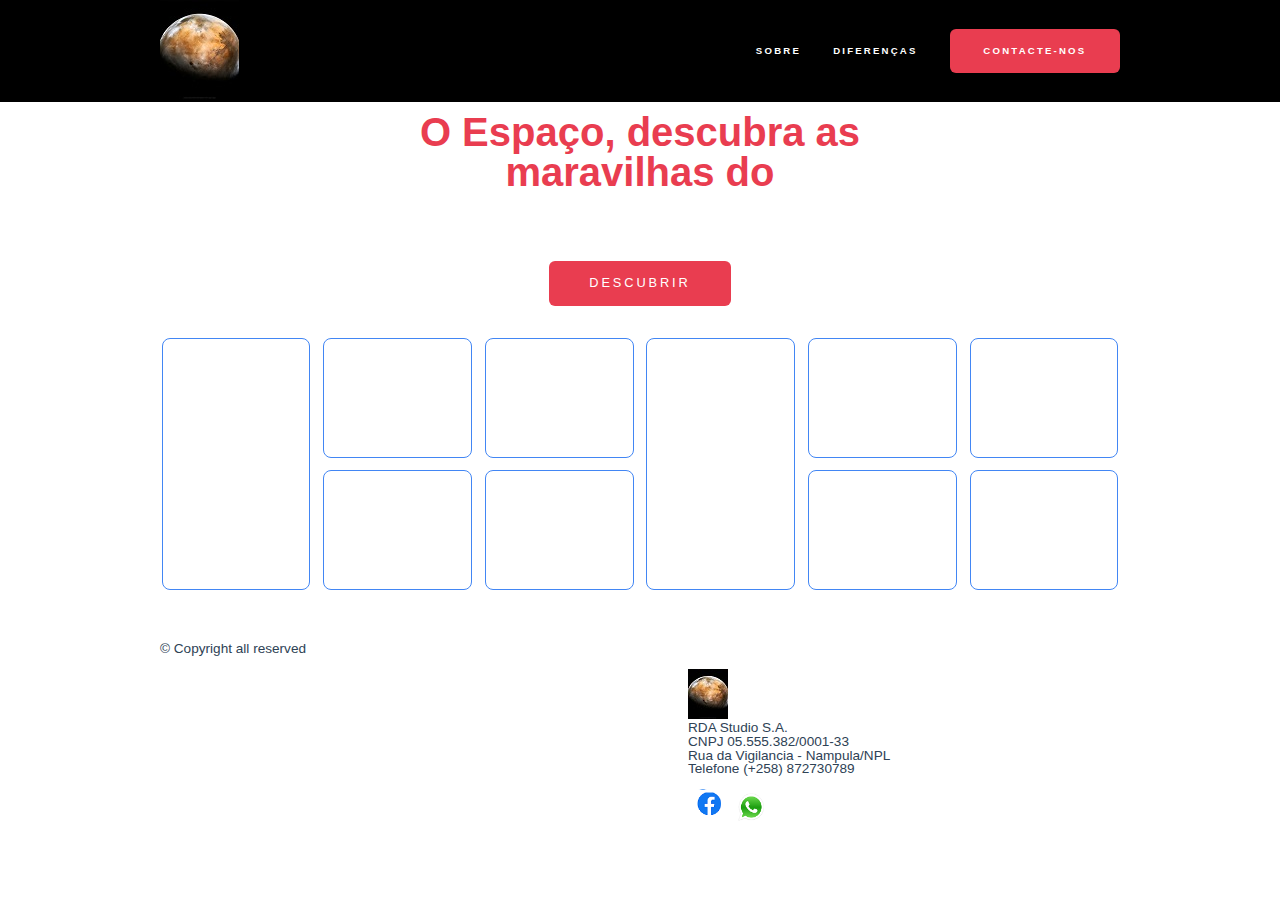
<file: index.html>
<!DOCTYPE html>
<html lang="en">
<head>
    <meta charset="UTF-8">
    <meta http-equiv="X-UA-Compatible" content="IE=edge">
    <meta name="viewport" content="width=device-width, initial-scale=1.0">
    <title>O Espaço</title>
    <link rel="stylesheet" href="css/reset.css">
    <link rel="stylesheet" href="css/form-newsletter.css">
    <link rel="stylesheet" href="css/cabeçalho.css">
    <link rel="stylesheet" href="css/rodape.css">
    <link rel="stylesheet" href="css/container.css">
    <link rel="stylesheet" href="css/Leitura.css">
   
    <link rel="stylesheet" href="https://fonts.gogleapis.com/css?family=Montserrat:300,400,500,600,700,&display=block">
</head>
<body>
    <header class="cabeçalho container">
        <a href="index.html">
            <img class="cabeçalho_logo" src="img/Logo.jpg" title="Ir para a pagina inicial do O Espaço" alt=" O Espaço">
        </a>

        <nav>
            <ul class="cabeçalho_menu">
                <li class="cabeçalho__item-menu"> <a href="sobre.html"> Sobre</a> </li>
                <li class="cabeçalho__item-menu"> <a href="sobre.html#diferenciais">Diferenças</a></li>
                <li class="cabeçalho__item-menu cabeçalho__item-menu--login"> <a href="sobre.html#contacto">Contacte-nos</a></li>
          </ul>
        </nav>
    </header>
    
    <main>
        <section	class="cursos">
            <article class="cursos__chamada	--largura-grande">
               <h1	    class="chamada__titulo">O Espaço, descubra as maravilhas do <strong	class="chamada__titulo--destaque">
               Universo</strong></h1>
             <p>Bem vindo ao melhor site, de universo!

             </p>
              <a	href="descubrir.html" class="chamada__cursos__matricula	botao">Descubrir</a>
            </article>
            <nav>
                <ul	class="cursos__lista">
                  <li	class="curso--tecladopiano">
                      <a	href="Onibus.html">Onibus espacial</a>
                 </li>
                 <li	class="curso--violaoguitarra">
                      <a	href="visao.html">Visao infravermelha</a>
                 </li>
                  <li	class="curso--baixo">
                      <a	href="Principal.html">Ilhas misteriosas</a>
                  </li>
                   <li	class="curso--bateria	curso--destaque">
                      <a	href="pilar.html">Pilar de poera</a>
                 </li>
                   <li	class="curso--percussao">
                      <a	href="vento.html">Tempestade</a>
                  </li>
                   <li	class="curso--canto	curso--destaque2">
                      <a	href="lama.html">Assustador</a>
                  </li>
                  <li	class="curso--audio">
                      <a	href="nigga.html">Buracos negros</a>
                  </li>
                  <li	class="curso--teoria">
                      <a	href="rocha.html">Rochas</a>
                  </li>
                   <li	class="curso--sopro">
                      <a	href="dobra.html">Dobra espacial</a>
                  </li>
                   <li	class="curso--cordas">
                      <a	href="corda.html">Cordas</a>
                  </li>
              </ul>
         </nav>
     </section>
 </main>

    <footer class="rodape container">
        <section class="rodape_secao rodape__secao--sobre">							<img class="rodape_logo" src="img/Copyright.jpg" alt="Logo	do O Espaço">

        <p class="rodape_infos-empresa" >						   		              
         RDA Studio S.A.									<br>								                   CNPJ  05.555.382/0001-33	
    	 <br>
         Rua	da Vigilancia - Nampula/NPL
         <br>
         Telefone  (+258) 872730789							  </p>

        <ul class="rodape__lista-midias-sociais">
            <li	class="rodape__item-midias-sociais">
            <a	href="https://web.facebook.com/?_rdc=1&_rdr">
            <img	src="img/Face.png" alt="O Espaço	no	Facebook"></a></li>

            <li	class="rodape__item-midias-sociais">
            <a	href="https://www.WhatsApp.com/user/musicdotonline">
            <img	src="img/What.png" alt="O Espaço no WhatsApp"></a></li>

        </section>
        <p class="rodape_copyright"> &copy; Copyright all reserved</p>

     

        


 </footer>
    
</body>
</html>
</file>
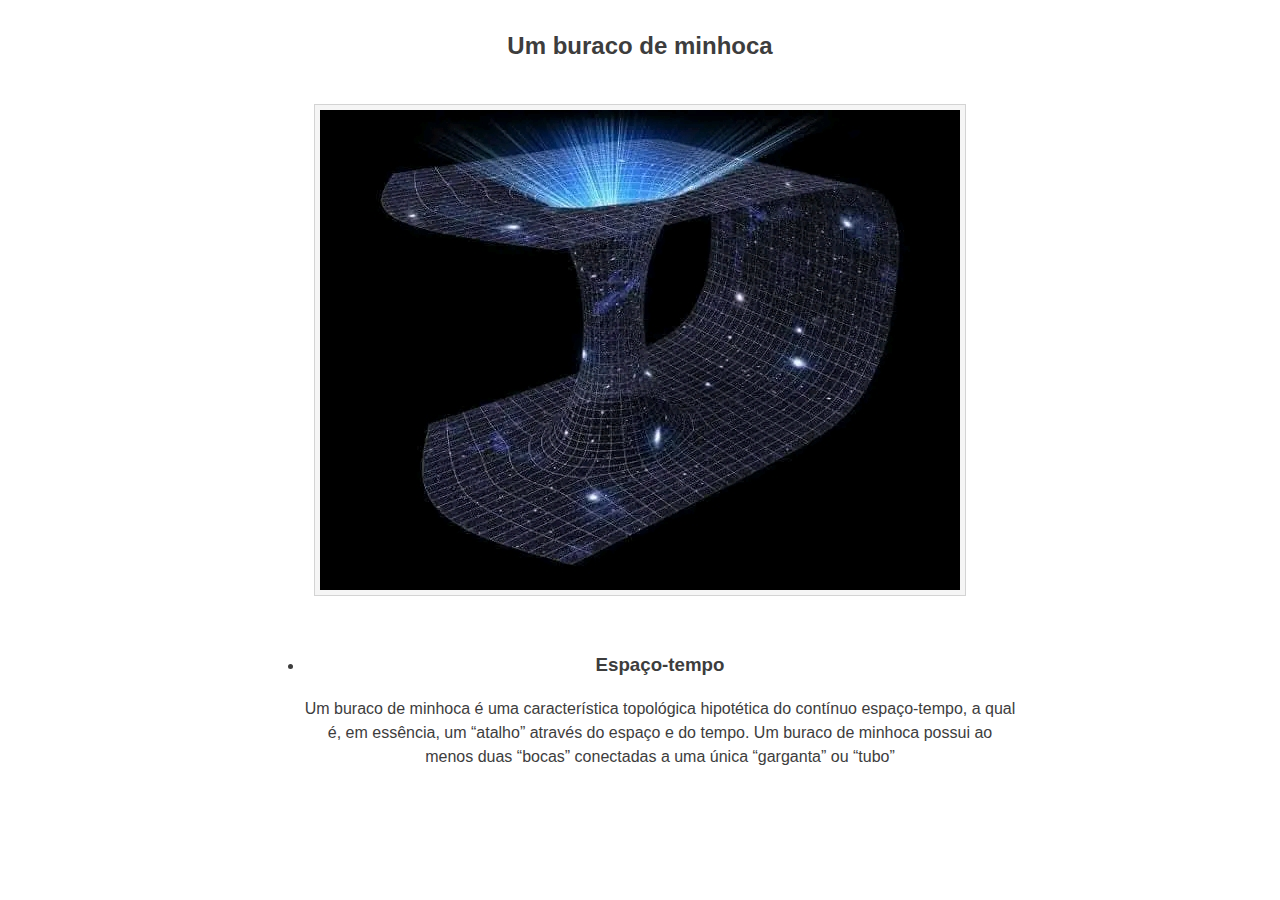
<file: corda.html>
<!DOCTYPE html>
<html lang="en">
<head>
    <meta charset="UTF-8">
    <meta http-equiv="X-UA-Compatible" content="IE=edge">
    <meta name="viewport" content="width=device-width, initial-scale=1.0">
    <link rel="stylesheet" href="css/principal.css">
    <title>Document</title>
</head>
<body>
    <section	class="beneficios" >
        <h2	class="beneficios__titulo">Um buraco de minhoca</h2>
        <img class="img" src="img/corda.jpg" alt="">
        <ul	class="beneficios__lista">
           <li	class="beneficio--paravoce">
           <h3	class="beneficio__titulo">Espaço-tempo</h3>
           <p	class="beneficio__texto">Um buraco de minhoca é uma característica topológica hipotética do contínuo espaço-tempo, a qual é, em essência, um “atalho” através do espaço e do tempo. Um buraco de minhoca possui ao menos duas “bocas” conectadas a uma única “garganta” ou “tubo”</p>
        </li>
     </ul>
 </section>
    
</html>
</file>
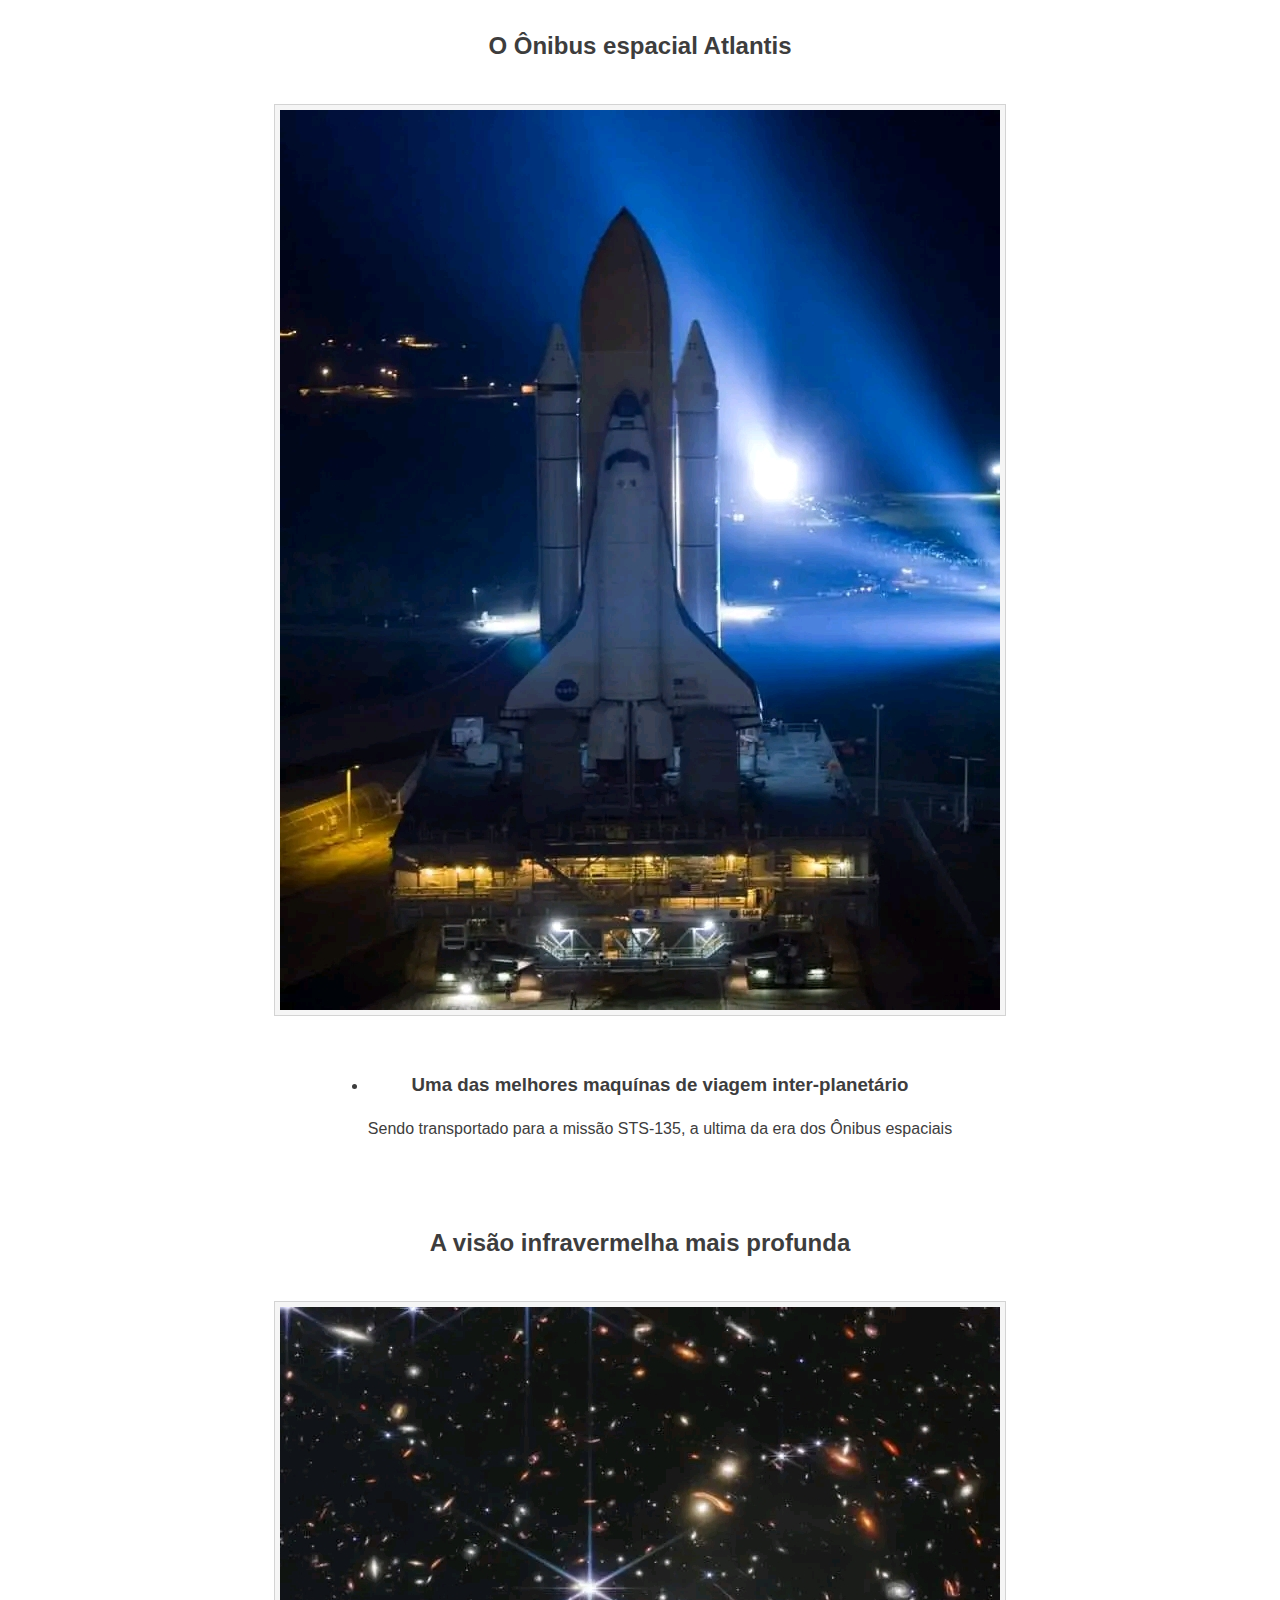
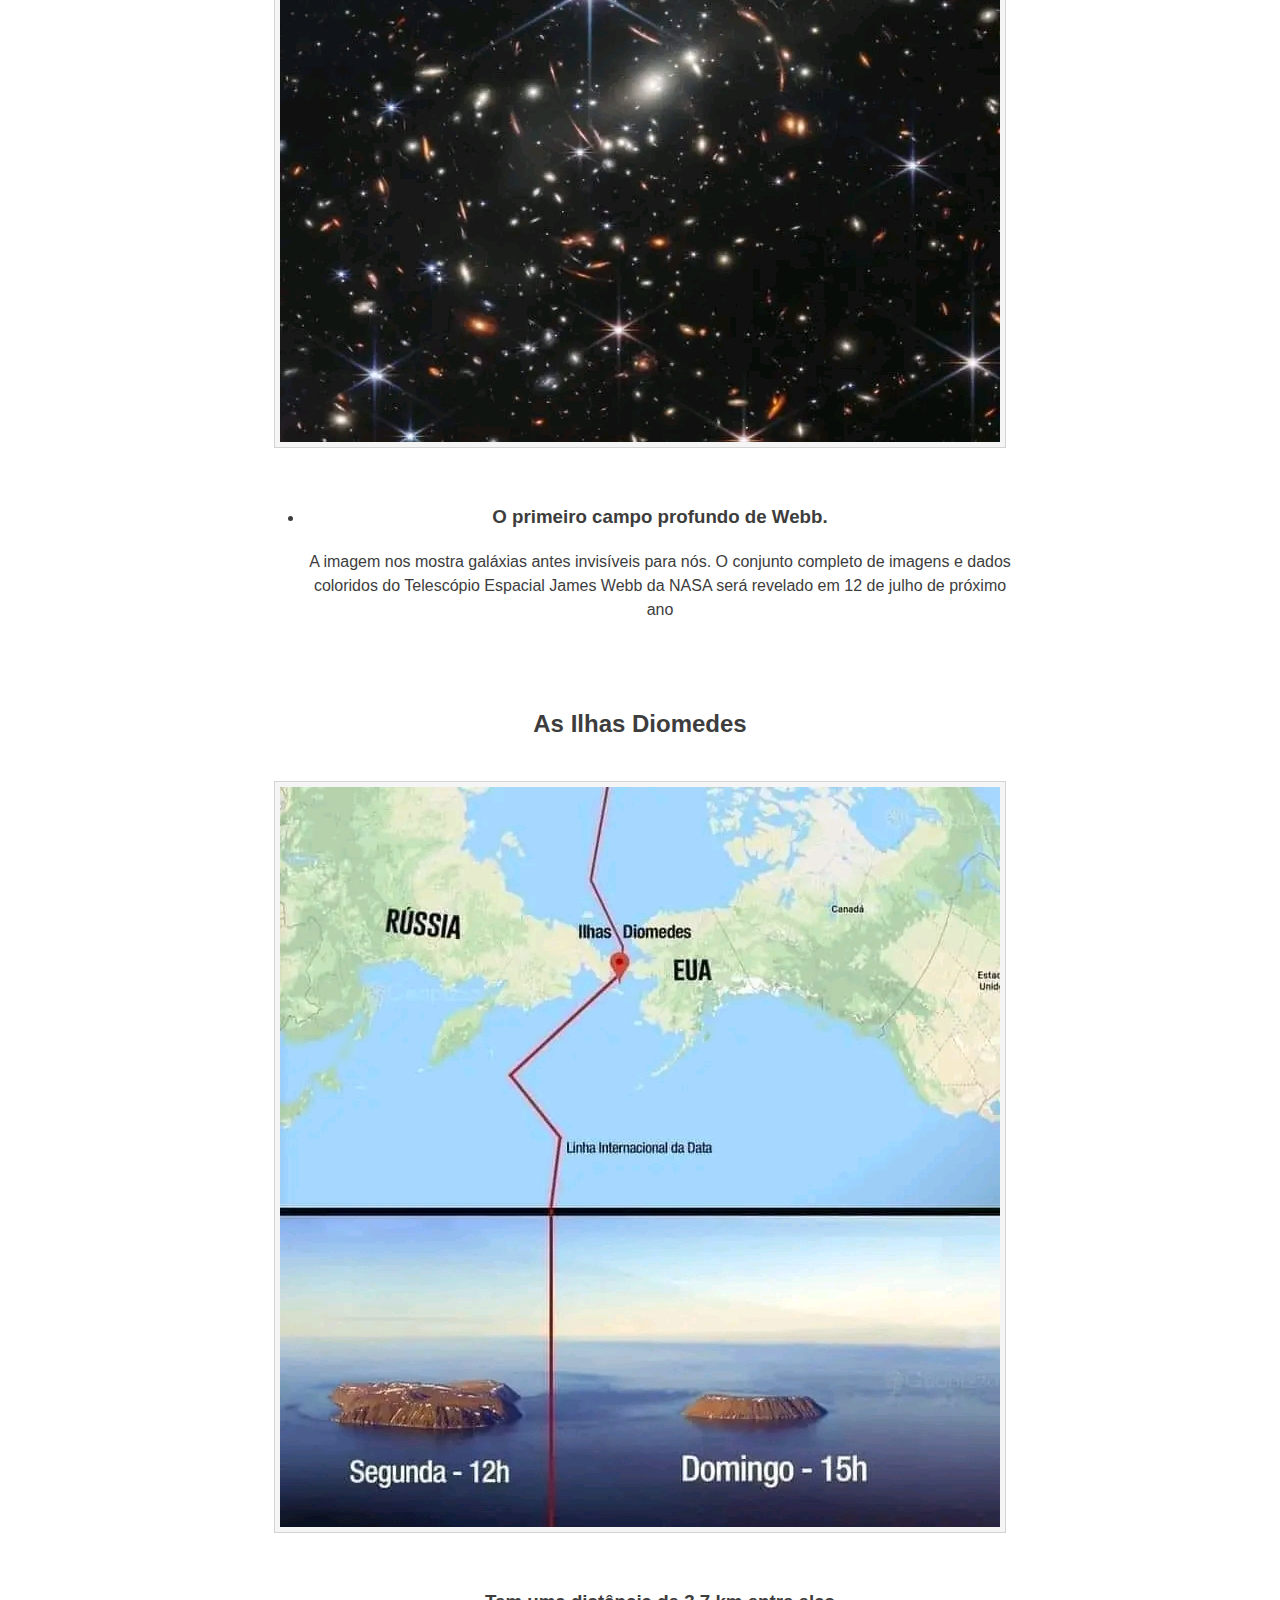
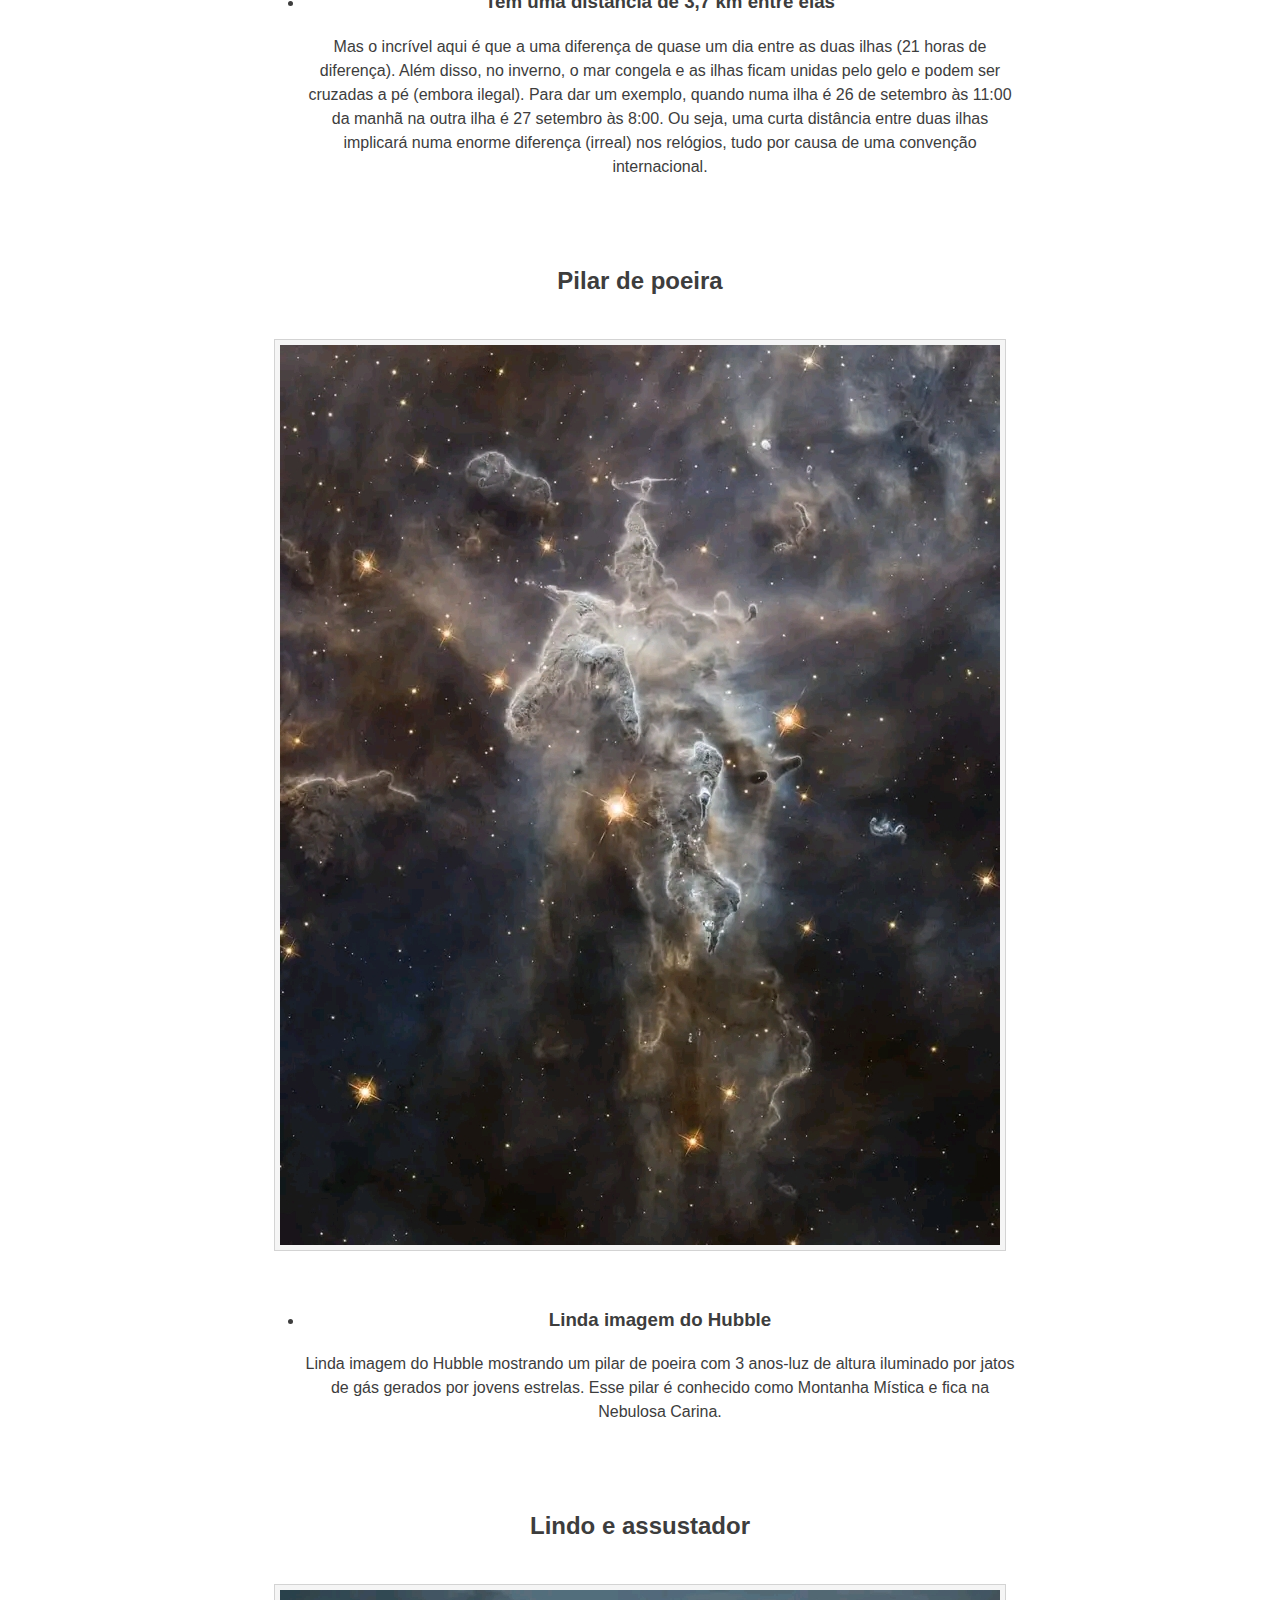
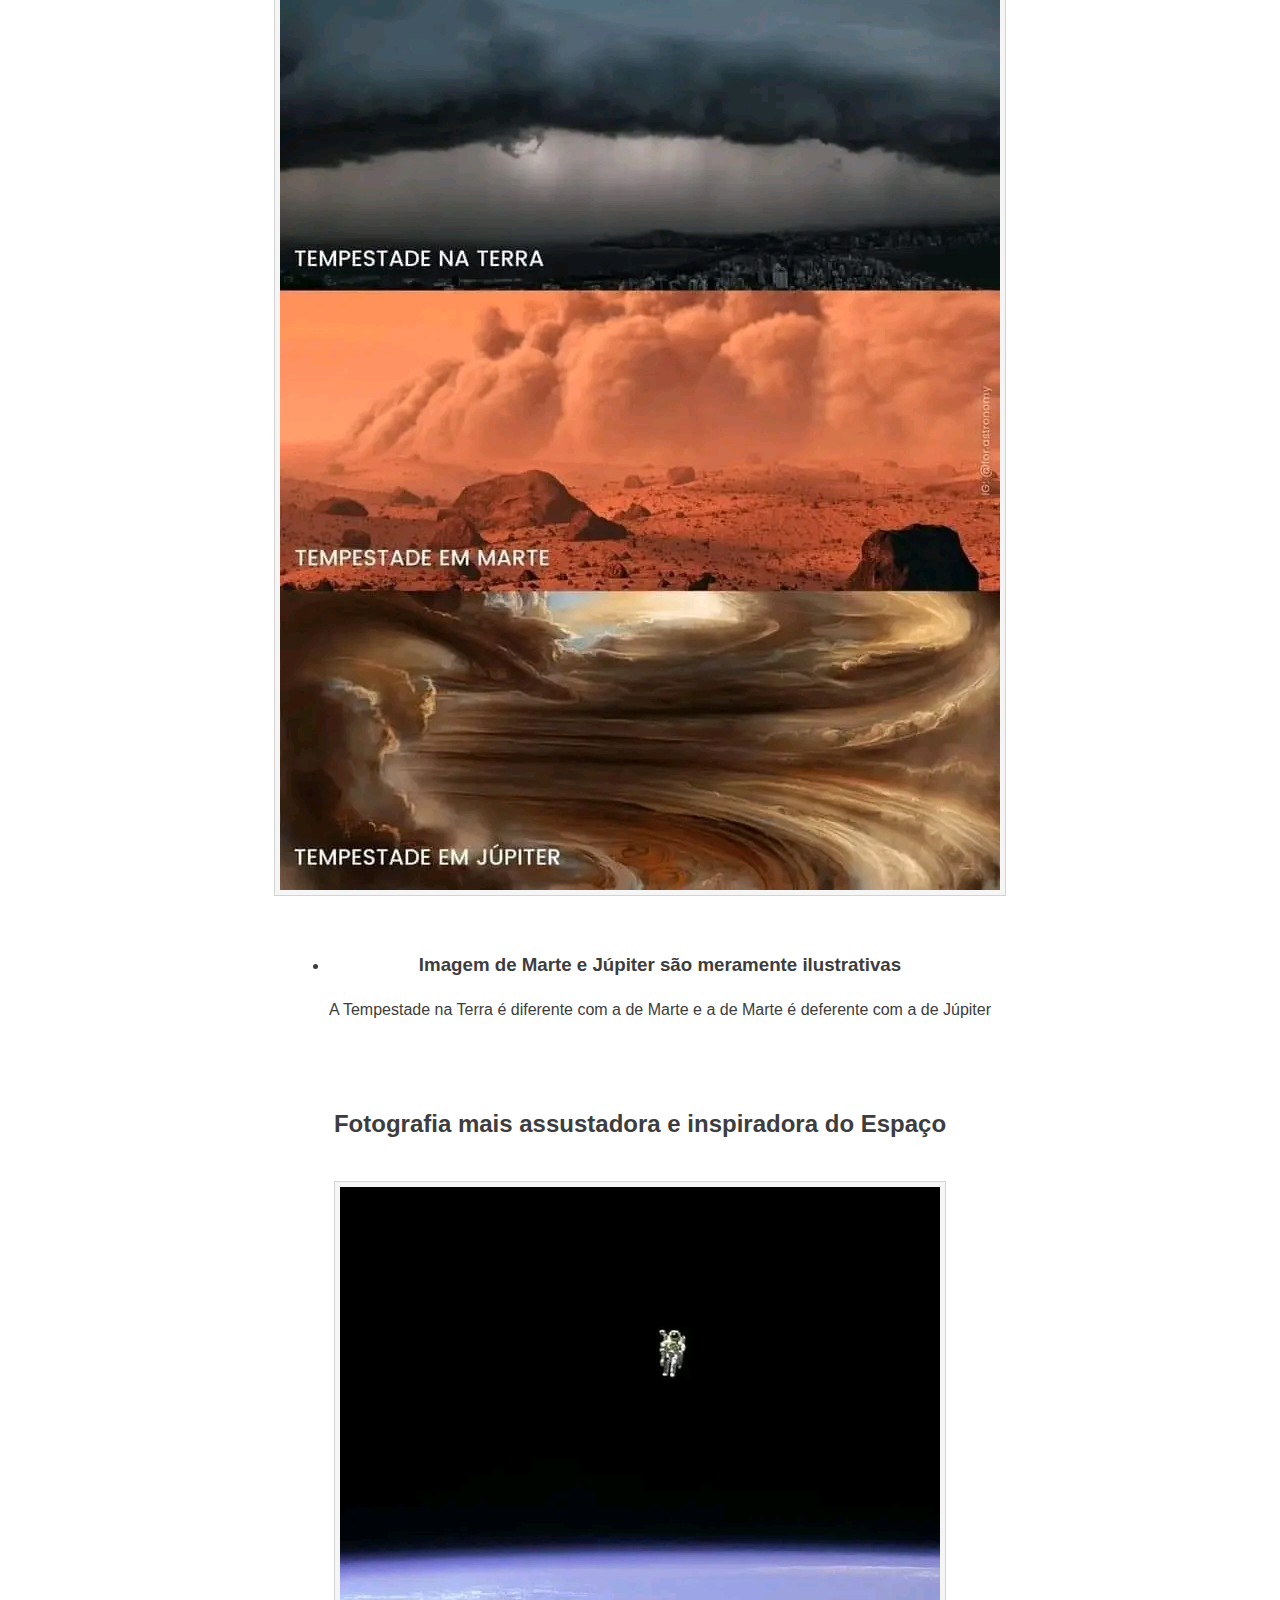
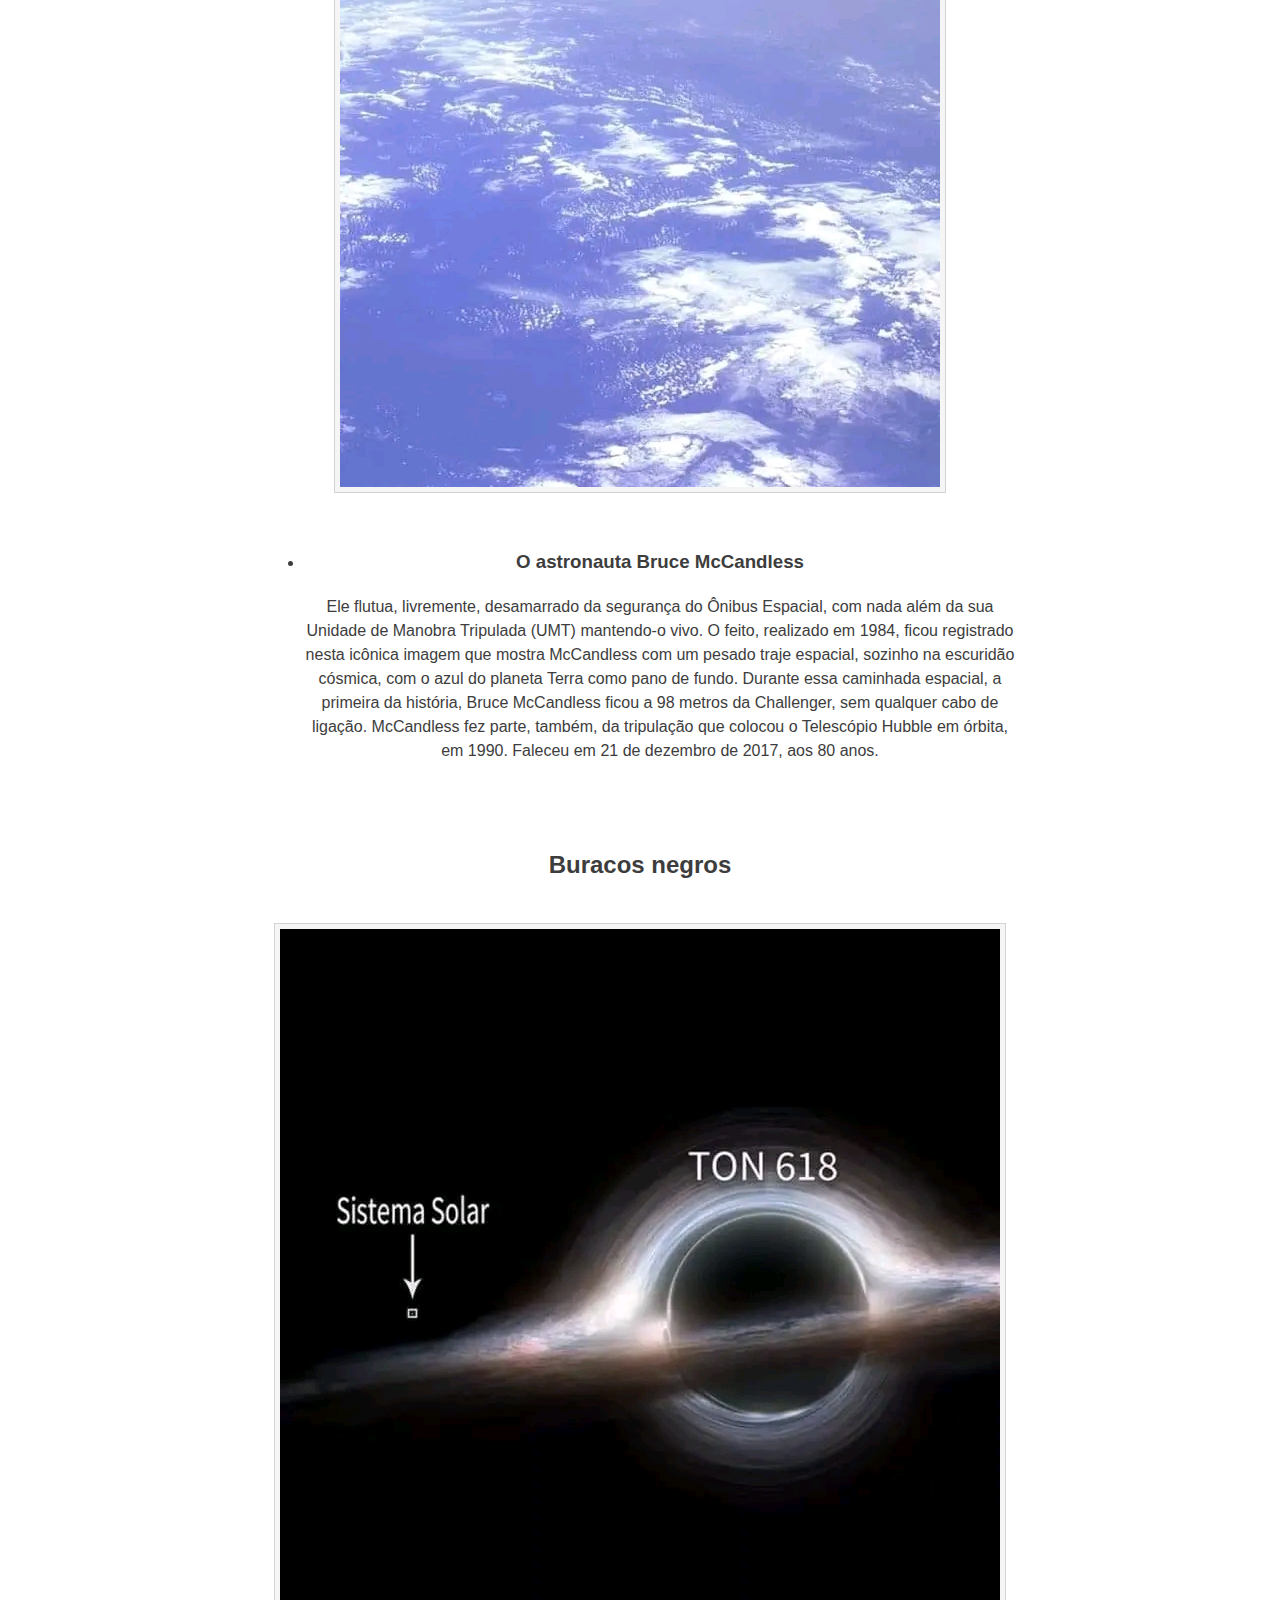
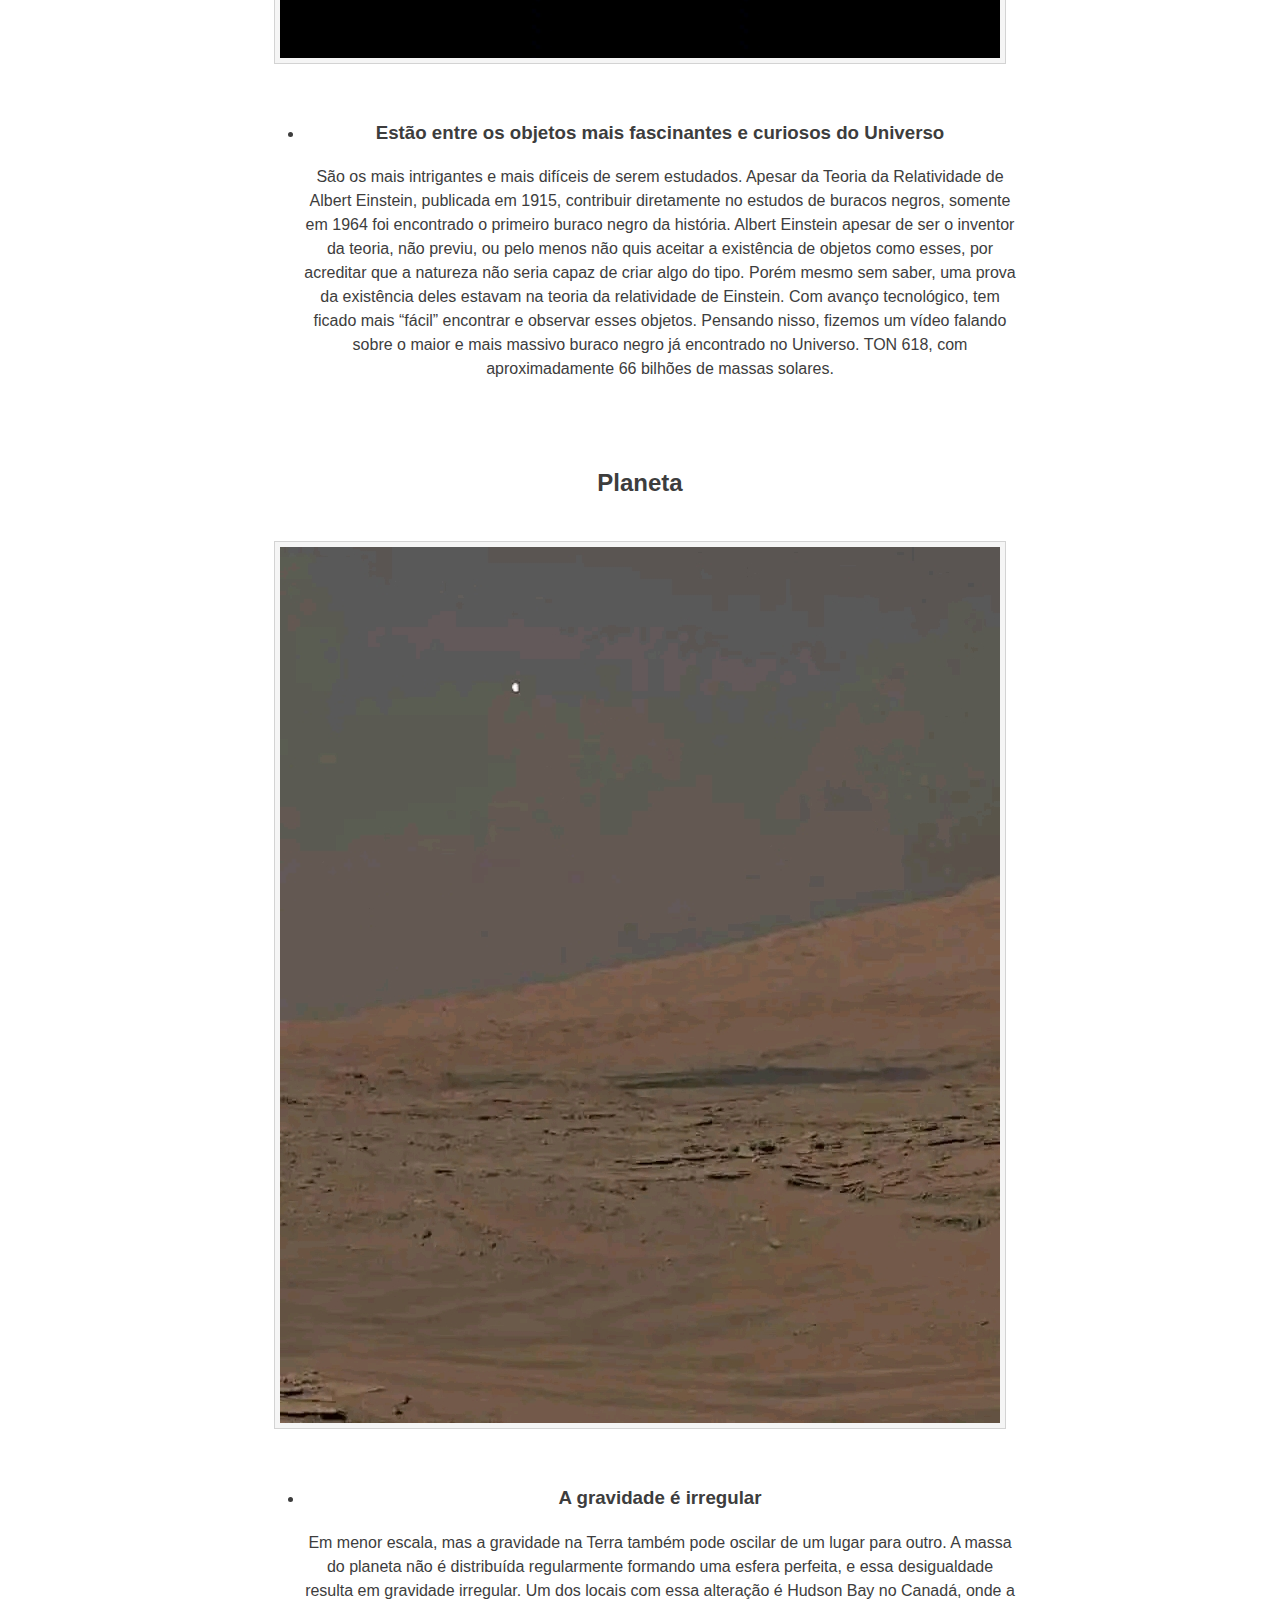
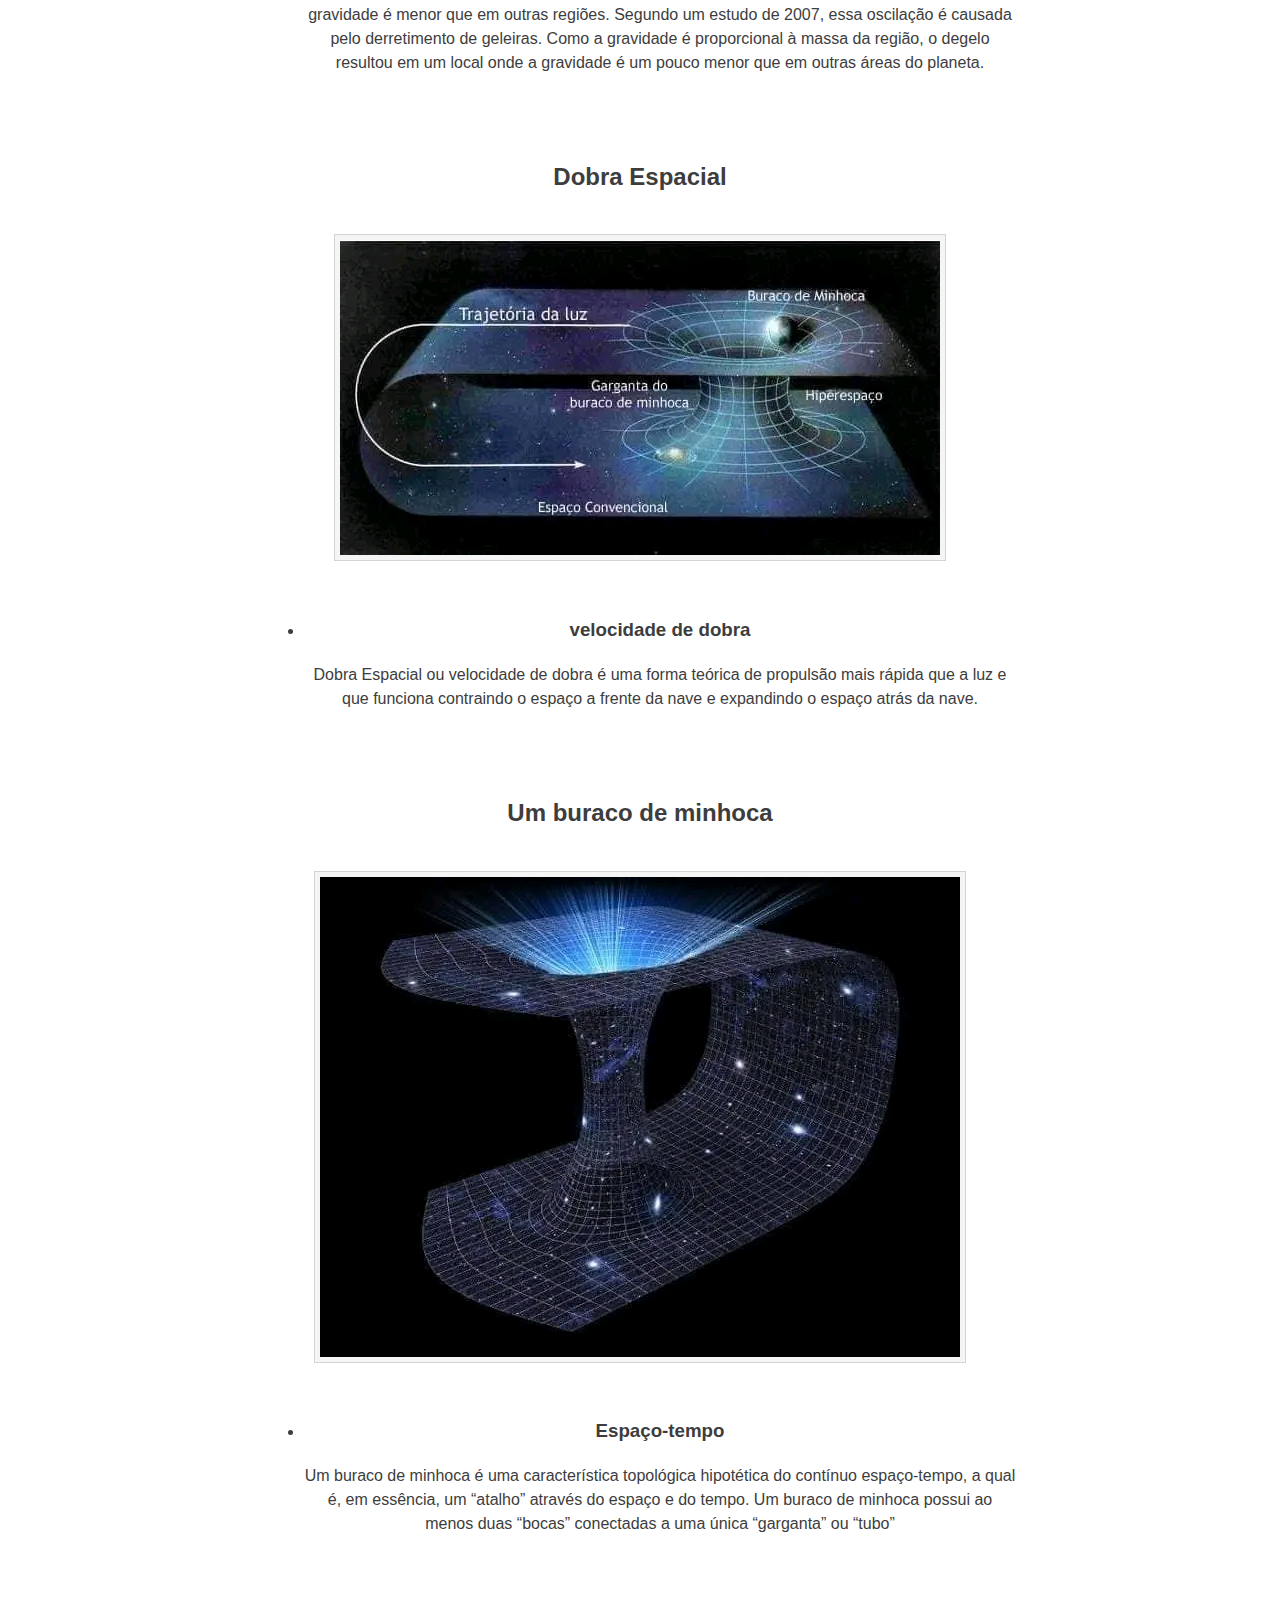
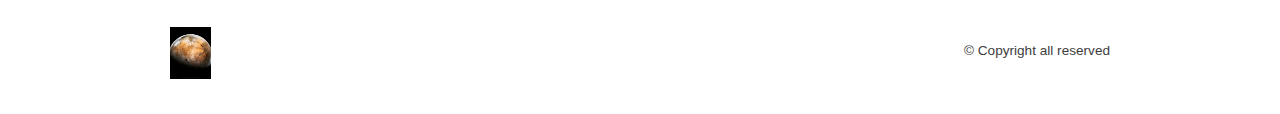
<file: descubrir.html>
<!DOCTYPE html>
<html lang="en">
<head>
    <meta charset="UTF-8">
    <meta http-equiv="X-UA-Compatible" content="IE=edge">
    <meta name="viewport" content="width=device-width, initial-scale=1.0">
    <link rel="stylesheet" href="css/principal.css">
    <link rel="stylesheet" href="css/sobre.css">
    <link rel="stylesheet" href="css/rodape.css">
    <title>Descubrir</title>
</head>
<body>
    <section	class="beneficios" >
        <h2	class="beneficios__titulo"> O Ônibus espacial Atlantis</h2>
        <img class="img" src="img/bus.jpg" alt="">
        <ul	class="beneficios__lista">
           <li	class="beneficio--paravoce">
           <h3	class="beneficio__titulo">Uma das melhores maquínas de viagem inter-planetário</h3>
           <p	class="beneficio__texto">Sendo transportado para a missão STS-135, a ultima da era dos Ônibus espaciais</p>
        </li>
     </ul>
 </section>
 <section	class="beneficios" >
    <h2	class="beneficios__titulo">A visão infravermelha mais profunda</h2>
    <img class="img" src="img/visao.jpg" alt="">
    <ul	class="beneficios__lista">
       <li	class="beneficio--paravoce">
       <h3	class="beneficio__titulo">O primeiro campo profundo de Webb.</h3>
       <p	class="beneficio__texto">A imagem nos mostra galáxias antes invisíveis para nós. O conjunto completo de imagens e dados coloridos do Telescópio Espacial James Webb da NASA será revelado em 12 de julho de próximo ano</p>
    </li>
 </ul>
</section>
<section	class="beneficios" >
    <h2	class="beneficios__titulo">As Ilhas Diomedes</h2>
    <img class="img" src="img/ilha.jpg" alt="">
    <ul	class="beneficios__lista">
       <li	class="beneficio--paravoce">
       <h3	class="beneficio__titulo">Tem uma distância de 3,7 km entre elas</h3>
       <p	class="beneficio__texto">Mas o incrível aqui é que a uma diferença de quase um dia entre as duas ilhas (21 horas de diferença).
        Além disso, no inverno, o mar congela e as ilhas ficam unidas pelo gelo e podem ser cruzadas a pé (embora ilegal).
        Para dar um exemplo, quando numa ilha é 26 de setembro às 11:00 da manhã na outra ilha é 27 setembro às 8:00.
        Ou seja, uma curta distância entre duas ilhas implicará numa enorme diferença (irreal) nos relógios, tudo por causa de uma convenção internacional.</p>
    </li>
 </ul>
</section>
<section	class="beneficios" >
    <h2	class="beneficios__titulo">Pilar de poeira</h2>
    <img class="img" src="img/pilar.jpg" alt="">
    <ul	class="beneficios__lista">
       <li	class="beneficio--paravoce">
       <h3	class="beneficio__titulo">Linda imagem do Hubble</h3>
       <p	class="beneficio__texto">Linda imagem do Hubble mostrando um pilar de poeira com 3 anos-luz de altura iluminado por jatos de gás gerados por jovens estrelas. Esse pilar é conhecido como Montanha Mística e fica na Nebulosa Carina.</p>
    </li>
 </ul>
</section>
<section	class="beneficios" >
    <h2	class="beneficios__titulo">Lindo e assustador</h2>
    <img class="img" src="img/vento.jpg" alt="">
    <ul	class="beneficios__lista">
       <li	class="beneficio--paravoce">
       <h3	class="beneficio__titulo">Imagem de Marte e Júpiter são meramente ilustrativas</h3>
       <p	class="beneficio__texto">A Tempestade na Terra é diferente com a de Marte e a de Marte é deferente com a de Júpiter</p>
    </li>
 </ul>
</section>
<section	class="beneficios" >
    <h2	class="beneficios__titulo">Fotografia mais assustadora e inspiradora do Espaço</h2>
    <img class="img" src="img/lama.jpg" alt="">
    <ul	class="beneficios__lista">
       <li	class="beneficio--paravoce">
       <h3	class="beneficio__titulo">O astronauta Bruce McCandless</h3>
       <p	class="beneficio__texto">
        Ele flutua, livremente, desamarrado da segurança do Ônibus Espacial, com nada além da sua Unidade de Manobra Tripulada (UMT) mantendo-o vivo.
        O feito, realizado em 1984, ficou registrado nesta icônica imagem que mostra McCandless com um pesado traje espacial, sozinho na escuridão cósmica, com o azul do planeta Terra como pano de fundo.
        Durante essa caminhada espacial, a primeira da história, Bruce McCandless ficou a 98 metros da Challenger, sem qualquer cabo de ligação.
        McCandless fez parte, também, da tripulação que colocou o Telescópio Hubble em órbita, em 1990.
        Faleceu em 21 de dezembro de 2017, aos 80 anos.</p>
    </li>
 </ul>
</section>
<section	class="beneficios" >
    <h2	class="beneficios__titulo">Buracos negros</h2>
    <img class="img" src="img/nigga.jpg" alt="">
    <ul	class="beneficios__lista">
       <li	class="beneficio--paravoce">
       <h3	class="beneficio__titulo">Estão entre os objetos mais fascinantes e curiosos do Universo</h3>
       <p	class="beneficio__texto">São os mais intrigantes e mais difíceis de serem estudados.
        Apesar da Teoria da Relatividade de Albert Einstein, publicada em 1915, contribuir diretamente no estudos de buracos negros, somente em 1964 foi encontrado o primeiro buraco negro da história.
        Albert Einstein apesar de ser o inventor da teoria, não previu, ou pelo menos não quis aceitar a existência de objetos como esses, por acreditar que a natureza não seria capaz de criar algo do tipo.
        Porém mesmo sem saber, uma prova da existência deles estavam na teoria da relatividade de Einstein.
        Com avanço tecnológico, tem ficado mais “fácil” encontrar e observar esses objetos.
        Pensando nisso, fizemos um vídeo falando sobre o maior e mais massivo buraco negro já encontrado no Universo. TON 618, com aproximadamente 66 bilhões de massas solares.</p>
    </li>
 </ul>
</section>
<section	class="beneficios" >
    <h2	class="beneficios__titulo">Planeta</h2>
    <img class="img" src="img/rocha.jpg" alt="">
    <ul	class="beneficios__lista">
       <li	class="beneficio--paravoce">
       <h3	class="beneficio__titulo">A gravidade é irregular</h3>
       <p	class="beneficio__texto">Em menor escala, mas a gravidade na Terra também pode oscilar de um lugar para outro. A massa do planeta não é distribuída regularmente formando uma esfera perfeita, e essa desigualdade resulta em gravidade irregular.
        Um dos locais com essa alteração é Hudson Bay no Canadá, onde a gravidade é menor que em outras regiões. Segundo um estudo de 2007, essa oscilação é causada pelo derretimento de geleiras. 
        Como a gravidade é proporcional à massa da região, o degelo resultou em um local onde a gravidade é um pouco menor que em outras áreas do planeta.</p>
    </li>
 </ul>
</section>
<section	class="beneficios" >
    <h2	class="beneficios__titulo">Dobra Espacial</h2>
    <img class="img" src="img/dobra.jpg" alt="">
    <ul	class="beneficios__lista">
       <li	class="beneficio--paravoce">
       <h3	class="beneficio__titulo">velocidade de dobra</h3>
       <p	class="beneficio__texto">Dobra Espacial ou velocidade de dobra é uma forma teórica de propulsão mais rápida que a luz e que funciona contraindo o espaço a frente da nave e expandindo o espaço atrás da nave. </p>
    </li>
 </ul>
</section>
<section	class="beneficios" >
    <h2	class="beneficios__titulo">Um buraco de minhoca</h2>
    <img class="img" src="img/corda.jpg" alt="">
    <ul	class="beneficios__lista">
       <li	class="beneficio--paravoce">
       <h3	class="beneficio__titulo">Espaço-tempo</h3>
       <p	class="beneficio__texto">Um buraco de minhoca é uma característica topológica hipotética do contínuo espaço-tempo, a qual é, em essência, um “atalho” através do espaço e do tempo. Um buraco de minhoca possui ao menos duas “bocas” conectadas a uma única “garganta” ou “tubo”</p>
    </li>
 </ul>
</section>
<footer class="rodape">
    <img src="img/Logo.jpg" alt="Logo da O Espaço" class="rodape_logo">
    <p class="rodape_copyright"> &copy; Copyright all reserved</p>
</footer>
    
</html>
</file>
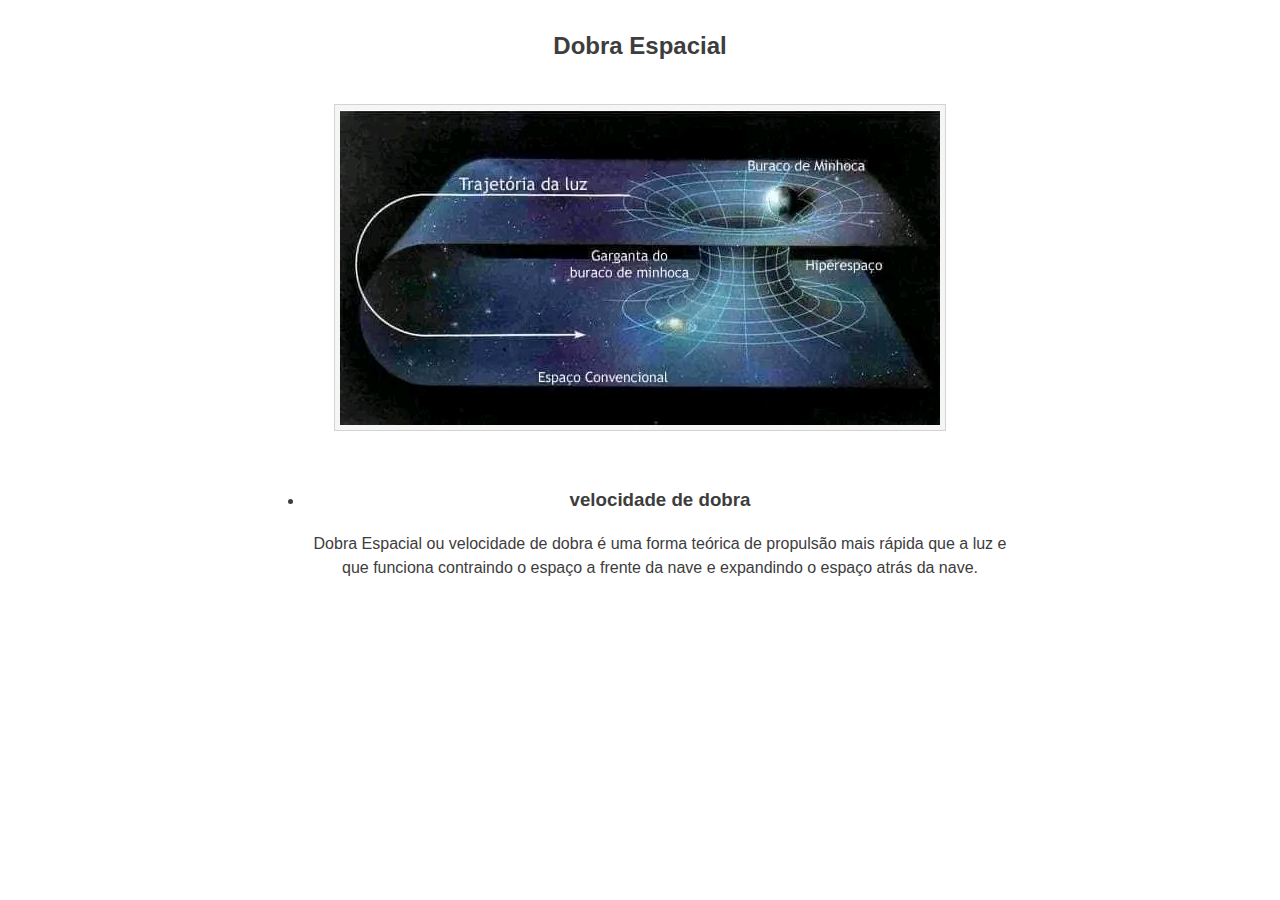
<file: dobra.html>
<!DOCTYPE html>
<html lang="en">
<head>
    <meta charset="UTF-8">
    <meta http-equiv="X-UA-Compatible" content="IE=edge">
    <meta name="viewport" content="width=device-width, initial-scale=1.0">
    <link rel="stylesheet" href="css/principal.css">
    <title>Document</title>
</head>
<body>
    <section	class="beneficios" >
        <h2	class="beneficios__titulo">Dobra Espacial</h2>
        <img class="img" src="img/dobra.jpg" alt="">
        <ul	class="beneficios__lista">
           <li	class="beneficio--paravoce">
           <h3	class="beneficio__titulo">velocidade de dobra</h3>
           <p	class="beneficio__texto">Dobra Espacial ou velocidade de dobra é uma forma teórica de propulsão mais rápida que a luz e que funciona contraindo o espaço a frente da nave e expandindo o espaço atrás da nave. </p>
        </li>
     </ul>
 </section>
    
</html>
</file>
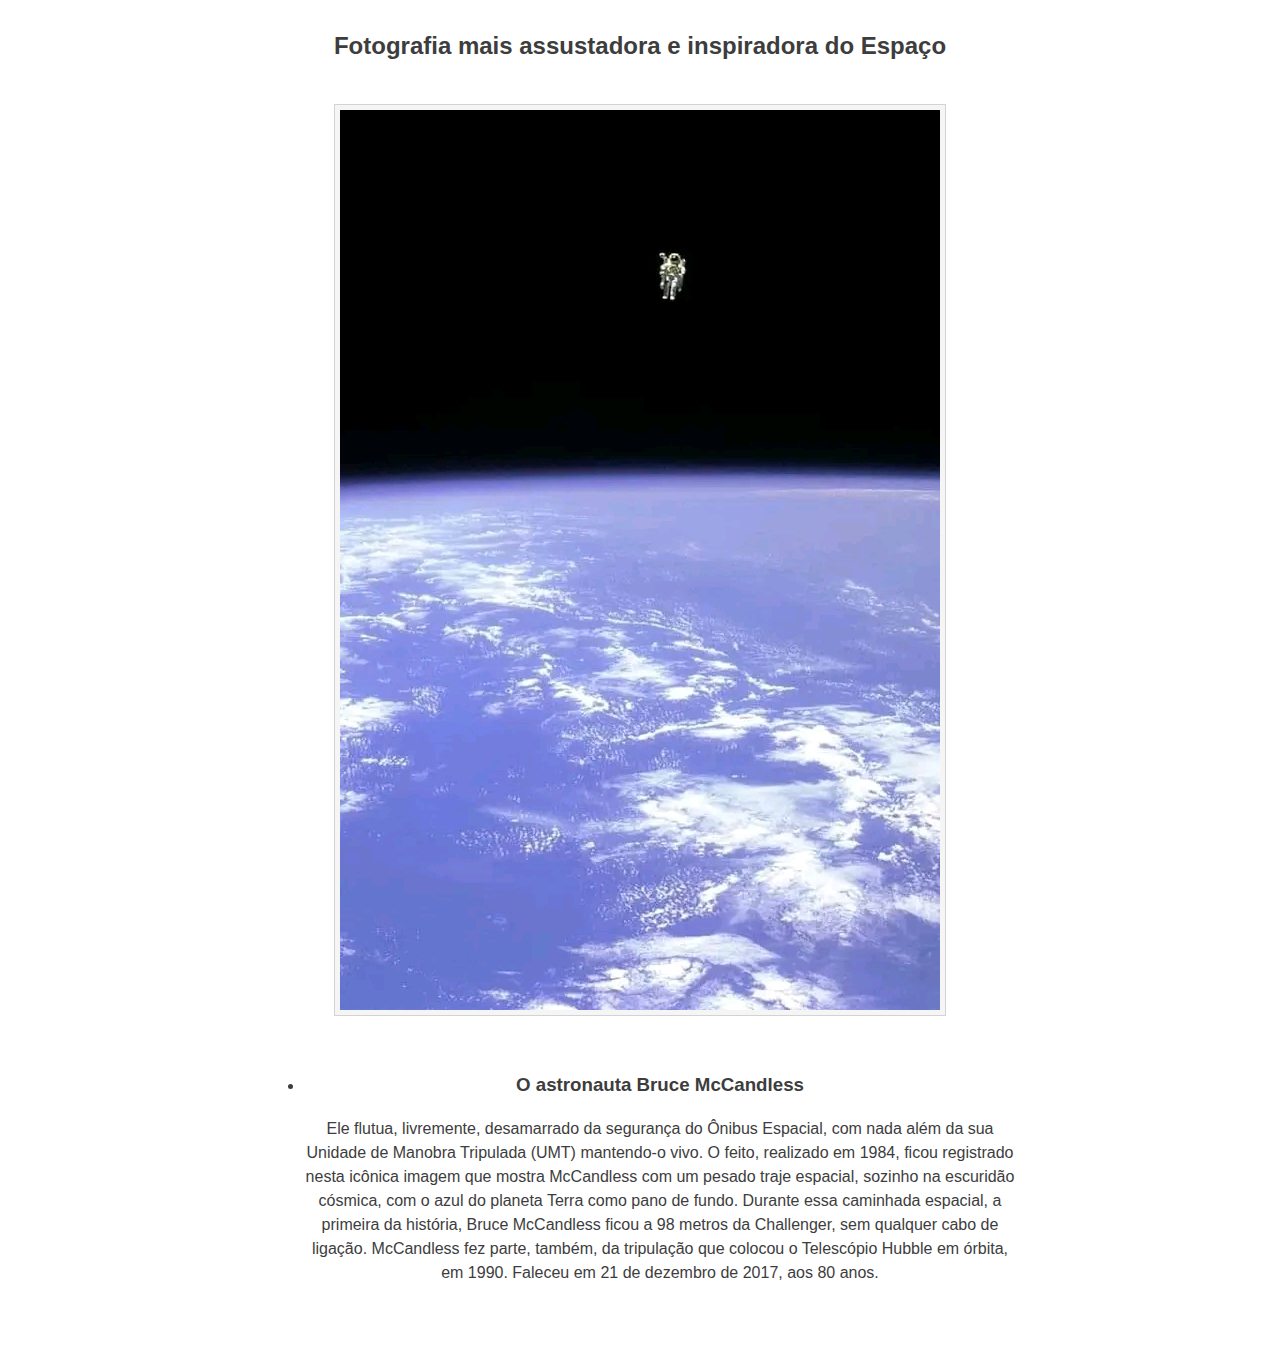
<file: lama.html>
<!DOCTYPE html>
<html lang="en">
<head>
    <meta charset="UTF-8">
    <meta http-equiv="X-UA-Compatible" content="IE=edge">
    <meta name="viewport" content="width=device-width, initial-scale=1.0">
    <link rel="stylesheet" href="css/principal.css">
    <title>Document</title>
</head>
<body>
    <section	class="beneficios" >
        <h2	class="beneficios__titulo">Fotografia mais assustadora e inspiradora do Espaço</h2>
        <img class="img" src="img/lama.jpg" alt="">
        <ul	class="beneficios__lista">
           <li	class="beneficio--paravoce">
           <h3	class="beneficio__titulo">O astronauta Bruce McCandless</h3>
           <p	class="beneficio__texto">
            Ele flutua, livremente, desamarrado da segurança do Ônibus Espacial, com nada além da sua Unidade de Manobra Tripulada (UMT) mantendo-o vivo.
            O feito, realizado em 1984, ficou registrado nesta icônica imagem que mostra McCandless com um pesado traje espacial, sozinho na escuridão cósmica, com o azul do planeta Terra como pano de fundo.
            Durante essa caminhada espacial, a primeira da história, Bruce McCandless ficou a 98 metros da Challenger, sem qualquer cabo de ligação.
            McCandless fez parte, também, da tripulação que colocou o Telescópio Hubble em órbita, em 1990.
            Faleceu em 21 de dezembro de 2017, aos 80 anos.</p>
        </li>
     </ul>
 </section>
    
</html>
</file>
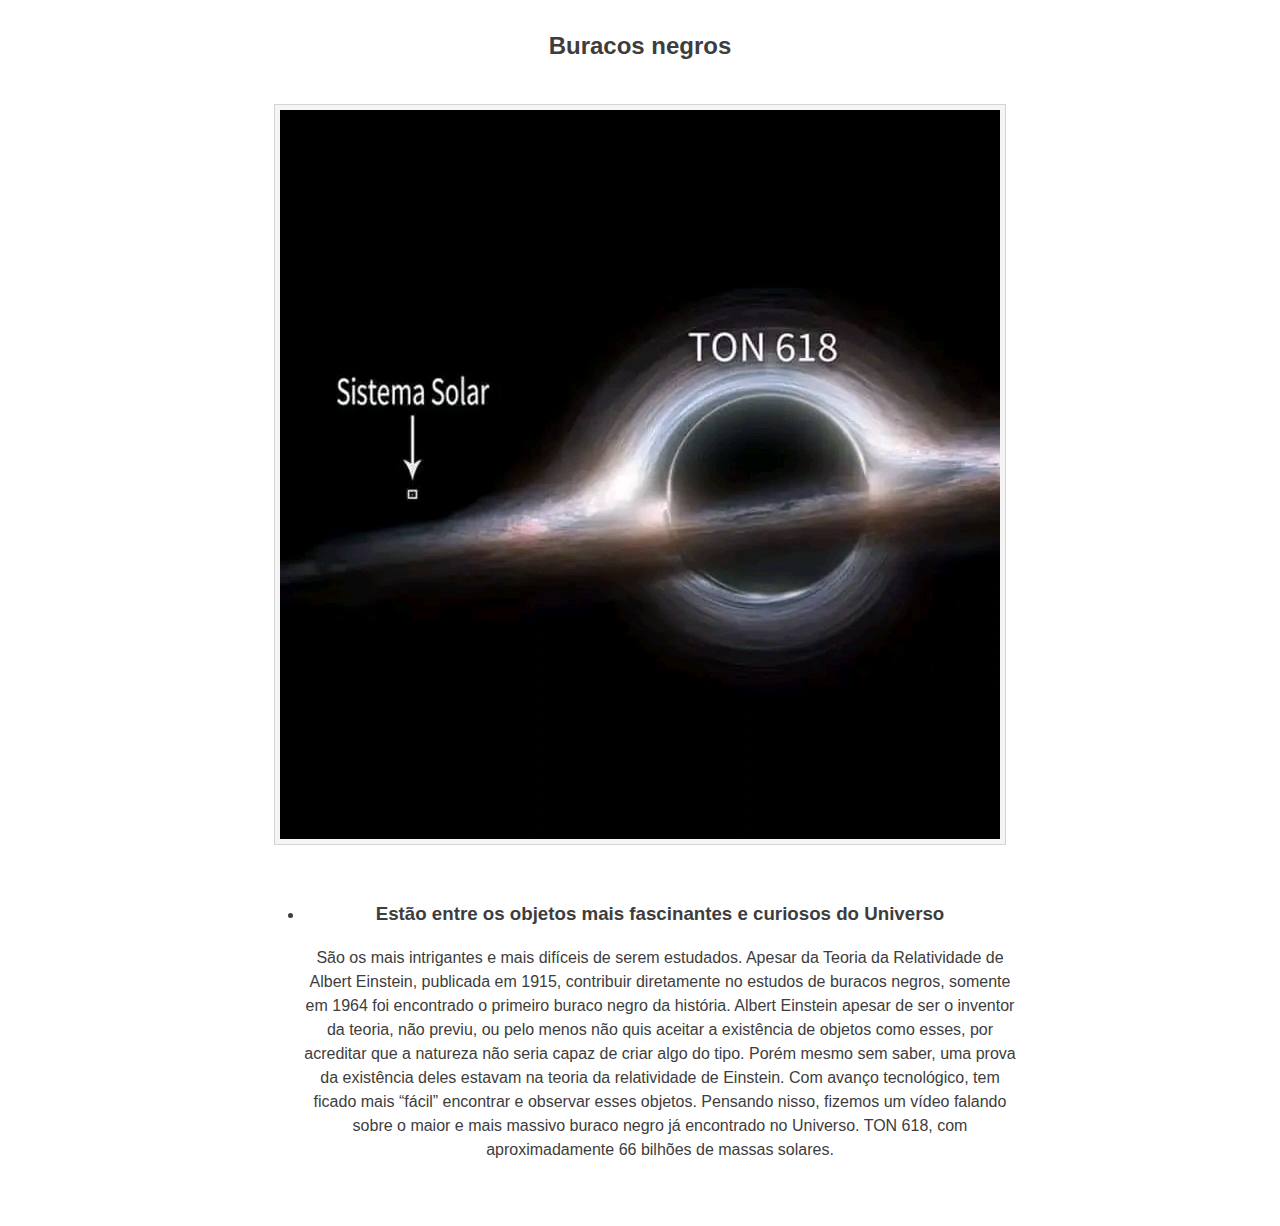
<file: nigga.html>
<!DOCTYPE html>
<html lang="en">
<head>
    <meta charset="UTF-8">
    <meta http-equiv="X-UA-Compatible" content="IE=edge">
    <meta name="viewport" content="width=device-width, initial-scale=1.0">
    <link rel="stylesheet" href="css/principal.css">
    <title>Document</title>
</head>
<body>
    <section	class="beneficios" >
        <h2	class="beneficios__titulo">Buracos negros</h2>
        <img class="img" src="img/nigga.jpg" alt="">
        <ul	class="beneficios__lista">
           <li	class="beneficio--paravoce">
           <h3	class="beneficio__titulo">Estão entre os objetos mais fascinantes e curiosos do Universo</h3>
           <p	class="beneficio__texto">São os mais intrigantes e mais difíceis de serem estudados.
            Apesar da Teoria da Relatividade de Albert Einstein, publicada em 1915, contribuir diretamente no estudos de buracos negros, somente em 1964 foi encontrado o primeiro buraco negro da história.
            Albert Einstein apesar de ser o inventor da teoria, não previu, ou pelo menos não quis aceitar a existência de objetos como esses, por acreditar que a natureza não seria capaz de criar algo do tipo.
            Porém mesmo sem saber, uma prova da existência deles estavam na teoria da relatividade de Einstein.
            Com avanço tecnológico, tem ficado mais “fácil” encontrar e observar esses objetos.
            Pensando nisso, fizemos um vídeo falando sobre o maior e mais massivo buraco negro já encontrado no Universo. TON 618, com aproximadamente 66 bilhões de massas solares.</p>
        </li>
     </ul>
 </section>
    
</html>
</file>
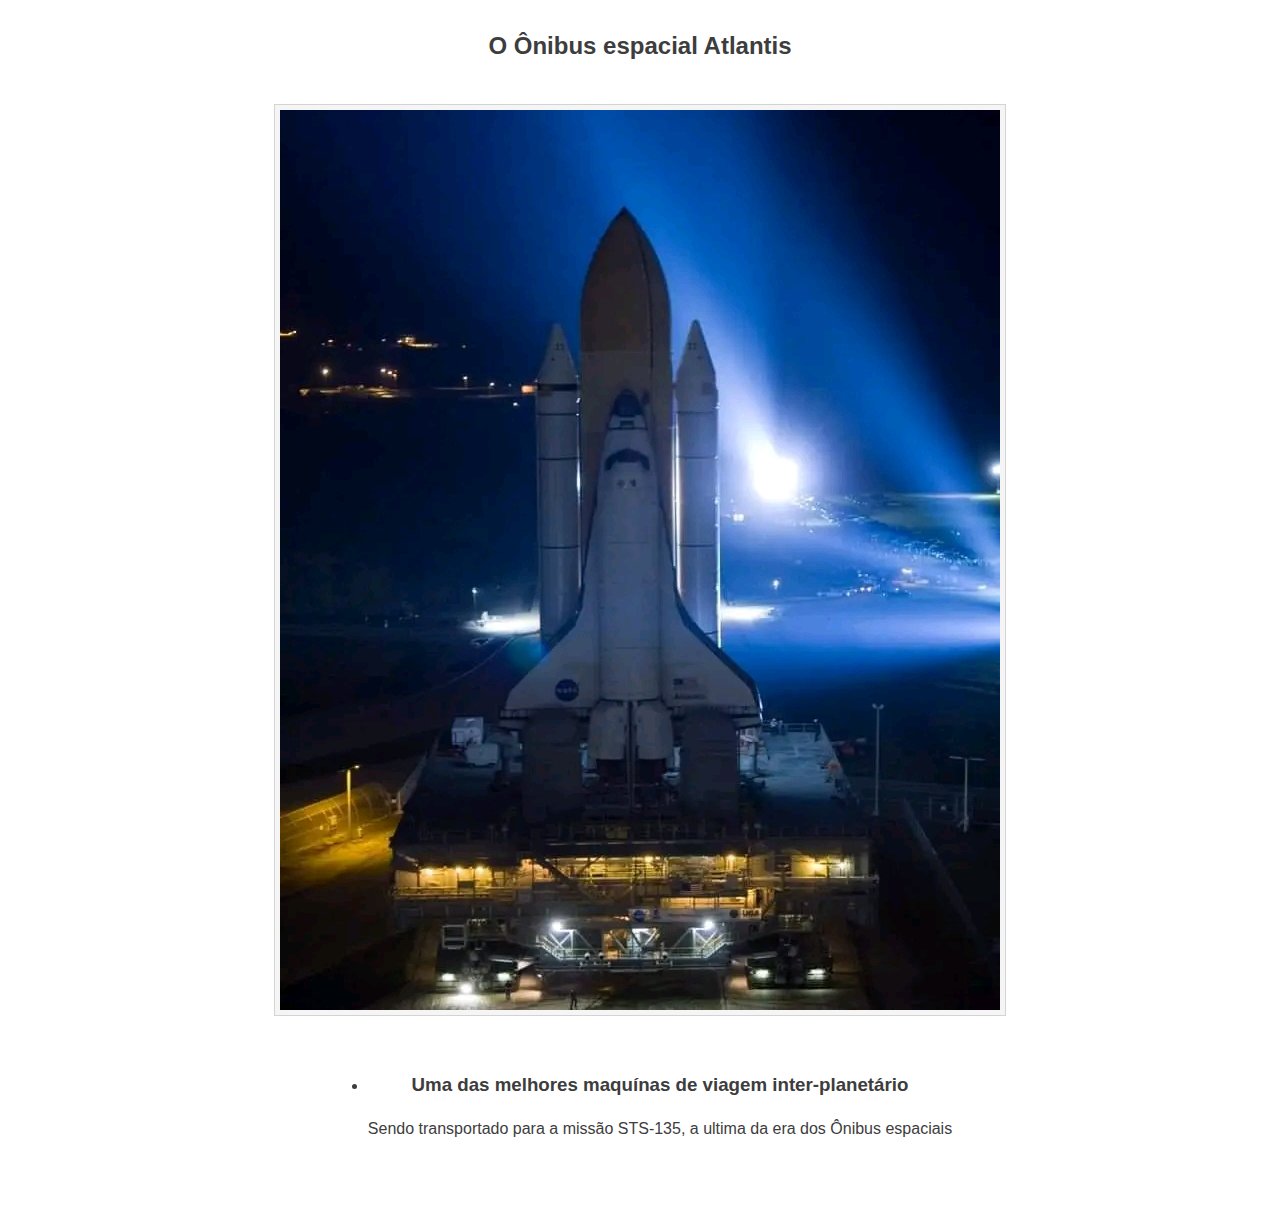
<file: Onibus.html>
<!DOCTYPE html>
<html lang="en">
<head>
    <meta charset="UTF-8">
    <meta http-equiv="X-UA-Compatible" content="IE=edge">
    <meta name="viewport" content="width=device-width, initial-scale=1.0">
    <link rel="stylesheet" href="css/principal.css">
    <title>Document</title>
</head>
<body>
    <section	class="beneficios" >
        <h2	class="beneficios__titulo"> O Ônibus espacial Atlantis</h2>
        <img class="img" src="img/bus.jpg" alt="">
        <ul	class="beneficios__lista">
           <li	class="beneficio--paravoce">
           <h3	class="beneficio__titulo">Uma das melhores maquínas de viagem inter-planetário</h3>
           <p	class="beneficio__texto">Sendo transportado para a missão STS-135, a ultima da era dos Ônibus espaciais</p>
        </li>
     </ul>
 </section>
    
</html>
</file>
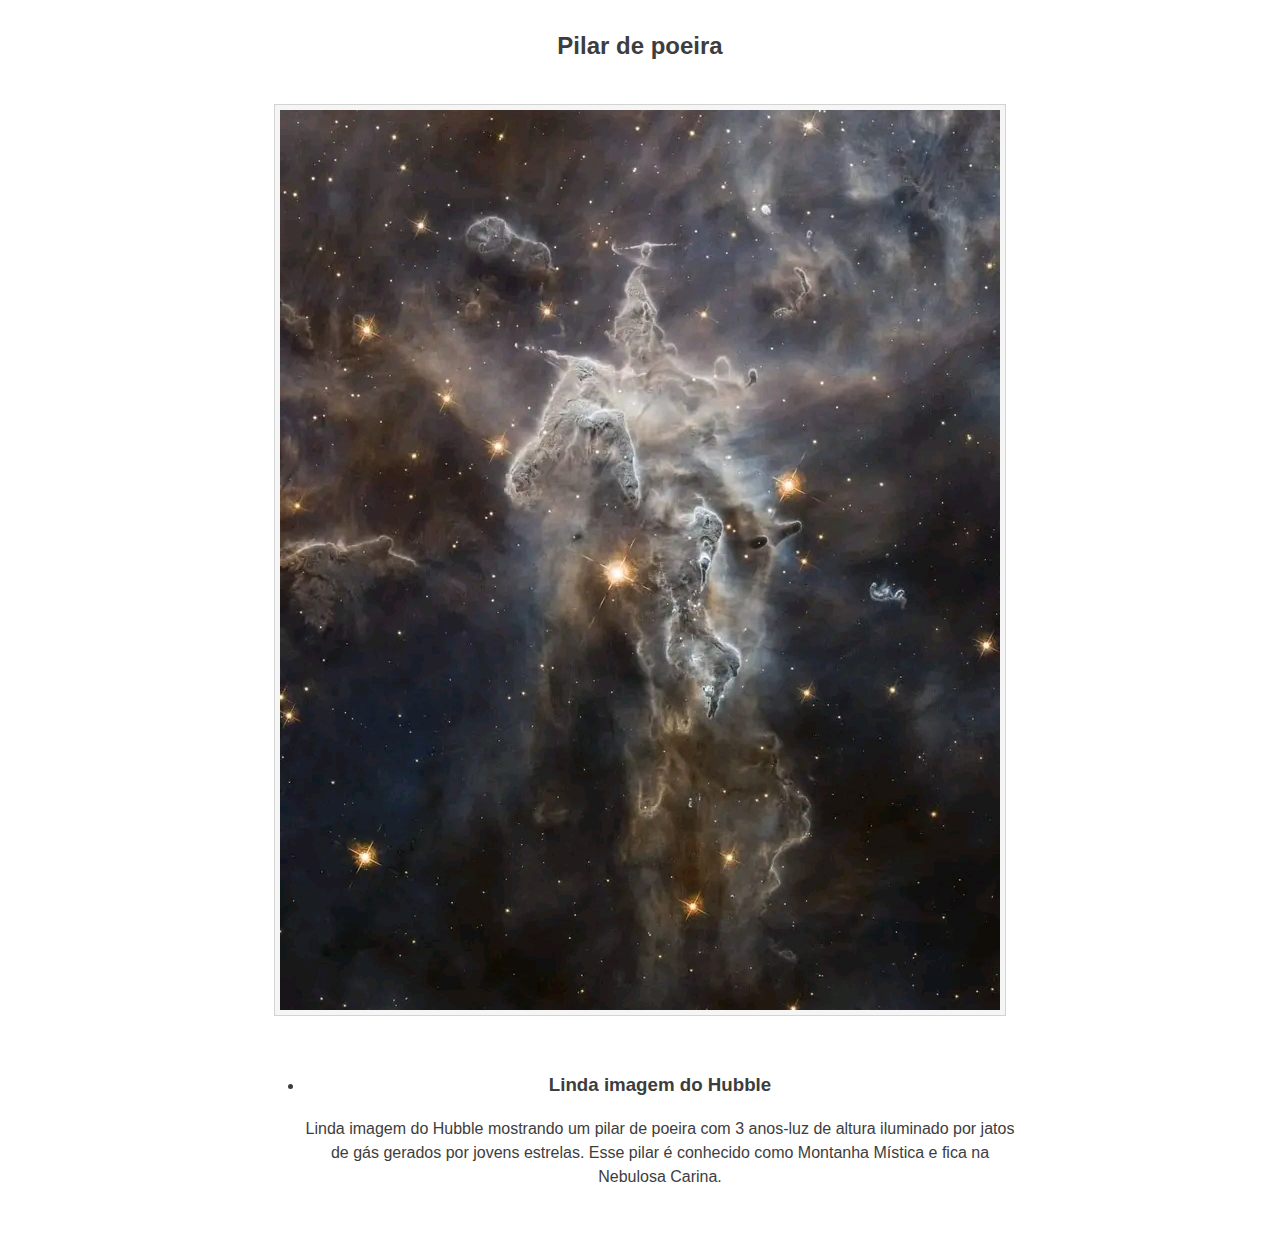
<file: pilar.html>
<!DOCTYPE html>
<html lang="en">
<head>
    <meta charset="UTF-8">
    <meta http-equiv="X-UA-Compatible" content="IE=edge">
    <meta name="viewport" content="width=device-width, initial-scale=1.0">
    <link rel="stylesheet" href="css/principal.css">
    <title>Document</title>
</head>
<body>
    <section	class="beneficios" >
        <h2	class="beneficios__titulo">Pilar de poeira</h2>
        <img class="img" src="img/pilar.jpg" alt="">
        <ul	class="beneficios__lista">
           <li	class="beneficio--paravoce">
           <h3	class="beneficio__titulo">Linda imagem do Hubble</h3>
           <p	class="beneficio__texto">Linda imagem do Hubble mostrando um pilar de poeira com 3 anos-luz de altura iluminado por jatos de gás gerados por jovens estrelas. Esse pilar é conhecido como Montanha Mística e fica na Nebulosa Carina.</p>
        </li>
     </ul>
 </section>
    
</html>
</file>
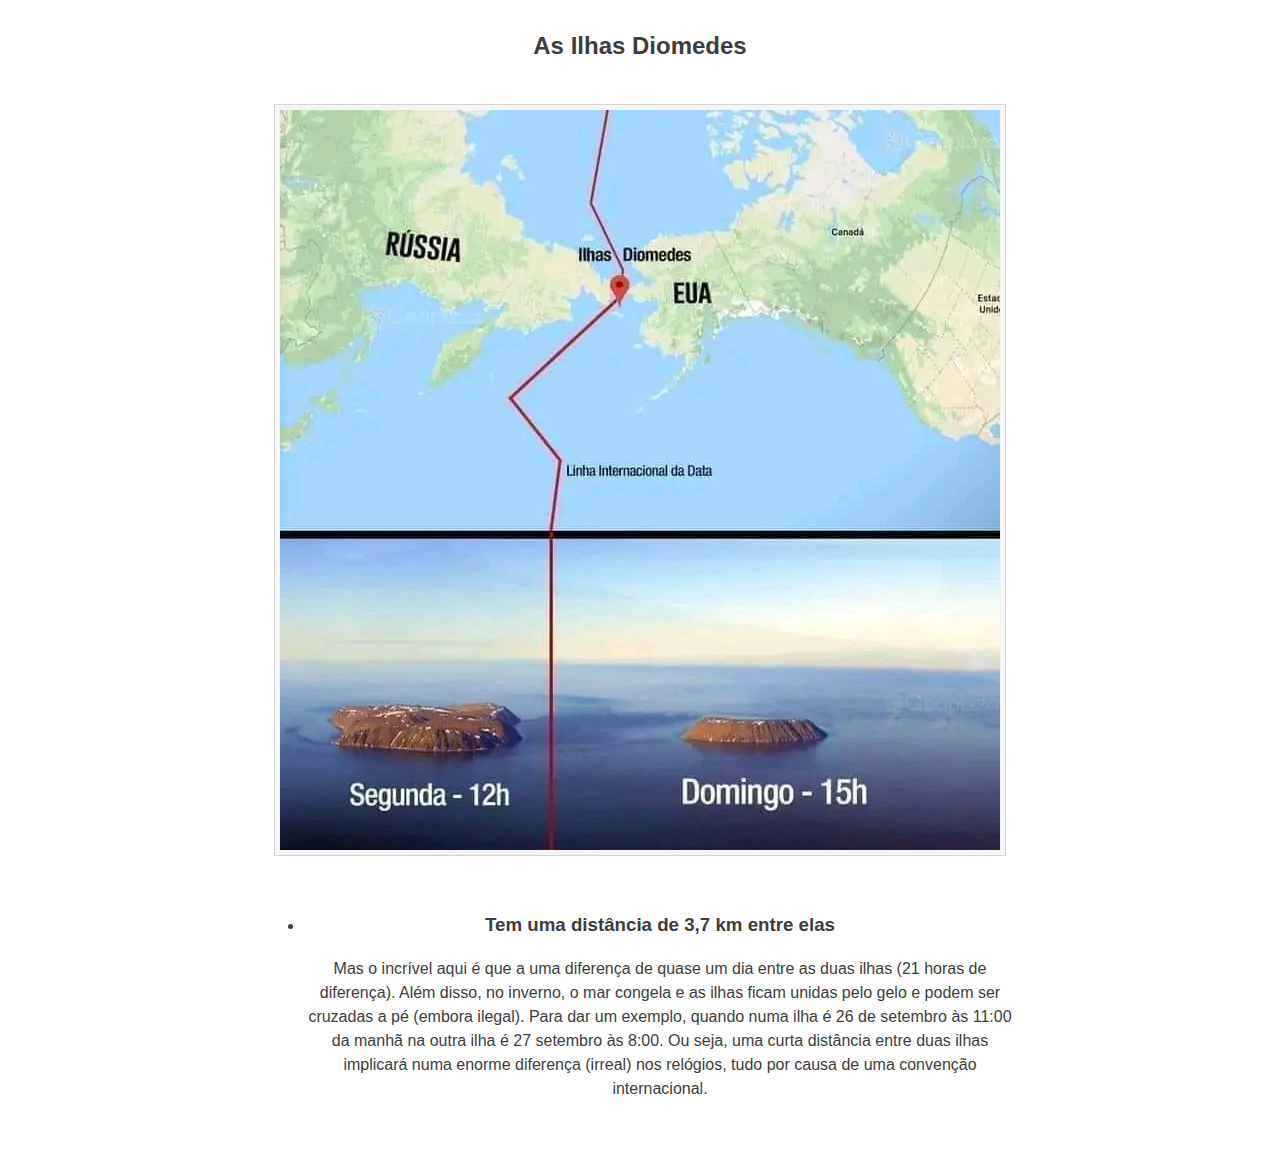
<file: Principal.html>
<!DOCTYPE html>
<html lang="en">
<head>
    <meta charset="UTF-8">
    <meta http-equiv="X-UA-Compatible" content="IE=edge">
    <meta name="viewport" content="width=device-width, initial-scale=1.0">
    <link rel="stylesheet" href="css/principal.css">
    <title>Document</title>
</head>
<body>
    <section	class="beneficios" >
        <h2	class="beneficios__titulo">As Ilhas Diomedes</h2>
        <img class="img" src="img/ilha.jpg" alt="">
        <ul	class="beneficios__lista">
           <li	class="beneficio--paravoce">
           <h3	class="beneficio__titulo">Tem uma distância de 3,7 km entre elas</h3>
           <p	class="beneficio__texto">Mas o incrível aqui é que a uma diferença de quase um dia entre as duas ilhas (21 horas de diferença).
            Além disso, no inverno, o mar congela e as ilhas ficam unidas pelo gelo e podem ser cruzadas a pé (embora ilegal).
            Para dar um exemplo, quando numa ilha é 26 de setembro às 11:00 da manhã na outra ilha é 27 setembro às 8:00.
            Ou seja, uma curta distância entre duas ilhas implicará numa enorme diferença (irreal) nos relógios, tudo por causa de uma convenção internacional.</p>
        </li>
     </ul>
 </section>
    
</html>
</file>
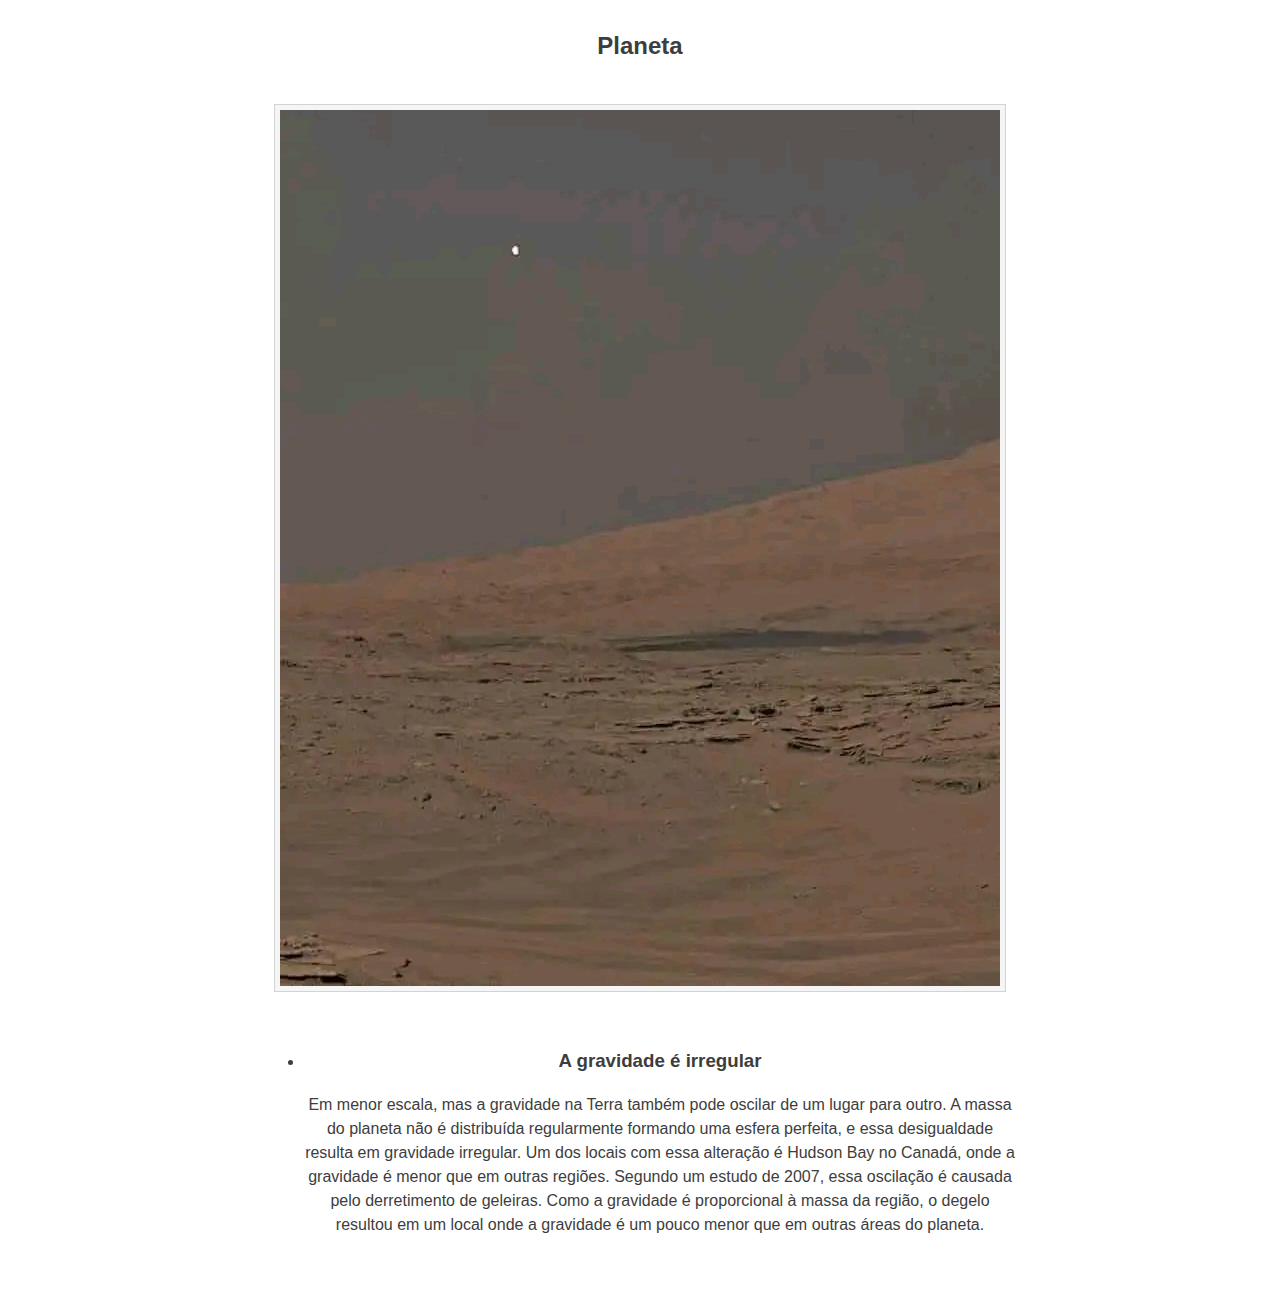
<file: rocha.html>
<!DOCTYPE html>
<html lang="en">
<head>
    <meta charset="UTF-8">
    <meta http-equiv="X-UA-Compatible" content="IE=edge">
    <meta name="viewport" content="width=device-width, initial-scale=1.0">
    <link rel="stylesheet" href="css/principal.css">
    <title>Document</title>
</head>
<body>
    <section	class="beneficios" >
        <h2	class="beneficios__titulo">Planeta</h2>
        <img class="img" src="img/rocha.jpg" alt="">
        <ul	class="beneficios__lista">
           <li	class="beneficio--paravoce">
           <h3	class="beneficio__titulo">A gravidade é irregular</h3>
           <p	class="beneficio__texto">Em menor escala, mas a gravidade na Terra também pode oscilar de um lugar para outro. A massa do planeta não é distribuída regularmente formando uma esfera perfeita, e essa desigualdade resulta em gravidade irregular.
            Um dos locais com essa alteração é Hudson Bay no Canadá, onde a gravidade é menor que em outras regiões. Segundo um estudo de 2007, essa oscilação é causada pelo derretimento de geleiras. 
            Como a gravidade é proporcional à massa da região, o degelo resultou em um local onde a gravidade é um pouco menor que em outras áreas do planeta.</p>
        </li>
     </ul>
 </section>
    
</html>
</file>
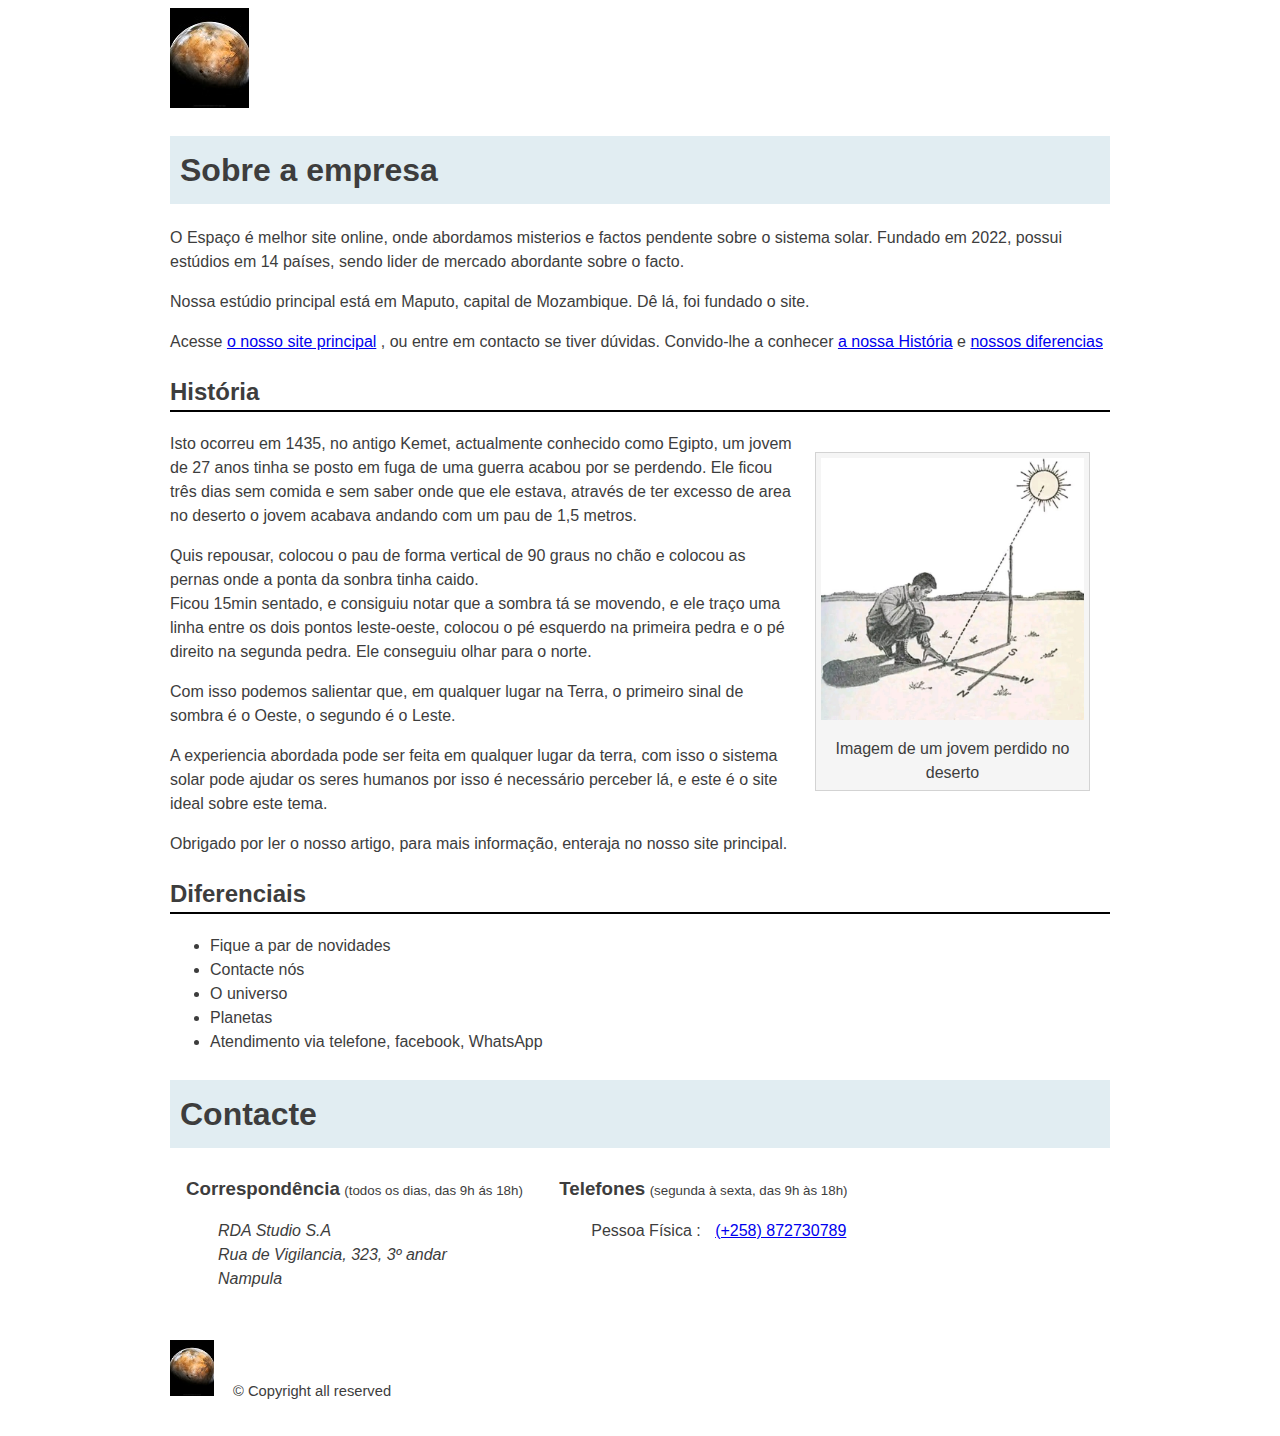
<file: sobre.html>
<!DOCTYPE html>
<html lang="pt-BR">
<head>
    <meta charset="UTF-8">
    <meta http-equiv="X-UA-Compatible" content="IE=edge">
    <meta name="viewport" content="width=device-width, initial-scale=1.0">
    <title>O Espaço / Sobre a empresa </title>
    <link rel="stylesheet" href="css/sobre.css">
</head>
<body>
    <img src="img/Logo.jpg" alt="O Espaço">
    <h1 class="titulo">Sobre a empresa</h1>

    <p>
        O Espaço é melhor site online, onde abordamos misterios e factos pendente sobre o sistema solar. Fundado em 2022, possui estúdios em 14 países, sendo lider de mercado abordante sobre o facto.
    </p>

    <p>
        Nossa estúdio principal está em Maputo, capital de Mozambique. Dê lá, foi fundado o site.
    </p>

    <p>Acesse <a href="index.html">o nosso site principal</a> , ou entre em contacto se tiver dúvidas. Convido-lhe a conhecer <a href="#historia">a nossa História</a> e <a href="#diferenciais">nossos diferencias</a> </p>

    <h2 id="historia" class="subtitulo">História</h2>

    <figure class="lama">
        <img src="img/Story.jpg" alt="Jovem perdido no deserto"><figcaption>Imagem de um jovem perdido no deserto</figcaption>
    </figure>

 <div>
       <p>
         Isto ocorreu em 1435, no antigo Kemet, actualmente conhecido como Egipto, um jovem de 27 anos tinha se posto em fuga de uma guerra acabou por se perdendo. Ele ficou três dias sem comida e sem saber onde que ele estava, através de ter excesso de area no deserto o jovem acabava andando com um pau de 1,5 metros.
       </p>
    
       <p>
         Quis repousar, colocou o pau de forma vertical de 90 graus no chão e colocou as pernas onde a ponta da sonbra tinha caido. <br> Ficou 15min sentado, e consiguiu notar que a sombra tá se movendo, e ele traço uma linha entre os dois pontos leste-oeste, colocou o pé esquerdo na primeira pedra e o pé direito na segunda pedra. Ele conseguiu olhar    para o norte.
      </p>    
    
    
       <p>
         Com isso podemos salientar que, em qualquer lugar na Terra, o primeiro sinal de sombra é o Oeste, o segundo é o Leste.
      </p>
      
      <p>
        A experiencia abordada pode ser feita em qualquer lugar da terra, com isso o sistema solar pode ajudar os seres humanos por isso é necessário perceber lá, e este é o site ideal sobre este tema.
      </p>

      <p>
        Obrigado por ler o nosso artigo, para mais informação, enteraja no nosso site principal.
      </p>
      
 </div>  
    <h2 id="diferenciais" class="subtitulo">Diferenciais</h2>
    <ul>
        <li>Fique a par de novidades</li>
        <li>Contacte nós</li>
        <li>O universo</li>
        <li>Planetas</li>
        <li>Atendimento via telefone, facebook, WhatsApp</li>
    </ul>
    <h2 class="titulo">Contacte</h2>

  <div class="contacto_secao">
      <h3     class="contacto_subtitulo">Correspondência</h3>
     <small>(todos os dias, das 9h ás 18h)</small>
     <address class="contacto_info">
         RDA Studio S.A
         <br>
         Rua de Vigilancia, 323, 3º andar
         <br>
         Nampula
     </address>
 </div>

  <div id="contacto" class="contacto_secao contacto_secao--telefone">
     <h3 class="contacto_subtitulo">Telefones</h3>
     <small>(segunda à sexta, das 9h às 18h)</small>
       <dl class="contacto_info">
          <div>
              <dt class="contacto_info-titulo">Pessoa Física :</dt>
             <dd class="contacto_info-descrição"> <a href="tell://+258872730789">(+258) 872730789</a></dd> 
         </div>
     </dl>
 </div>
 
 <footer class="rodape">
     <img src="img/Logo.jpg" alt="Logo da O Espaço" class="rodape_logo">
     <p class="rodape_copyright"> &copy; Copyright all reserved</p>
 </footer>
</body>
</html>
</file>
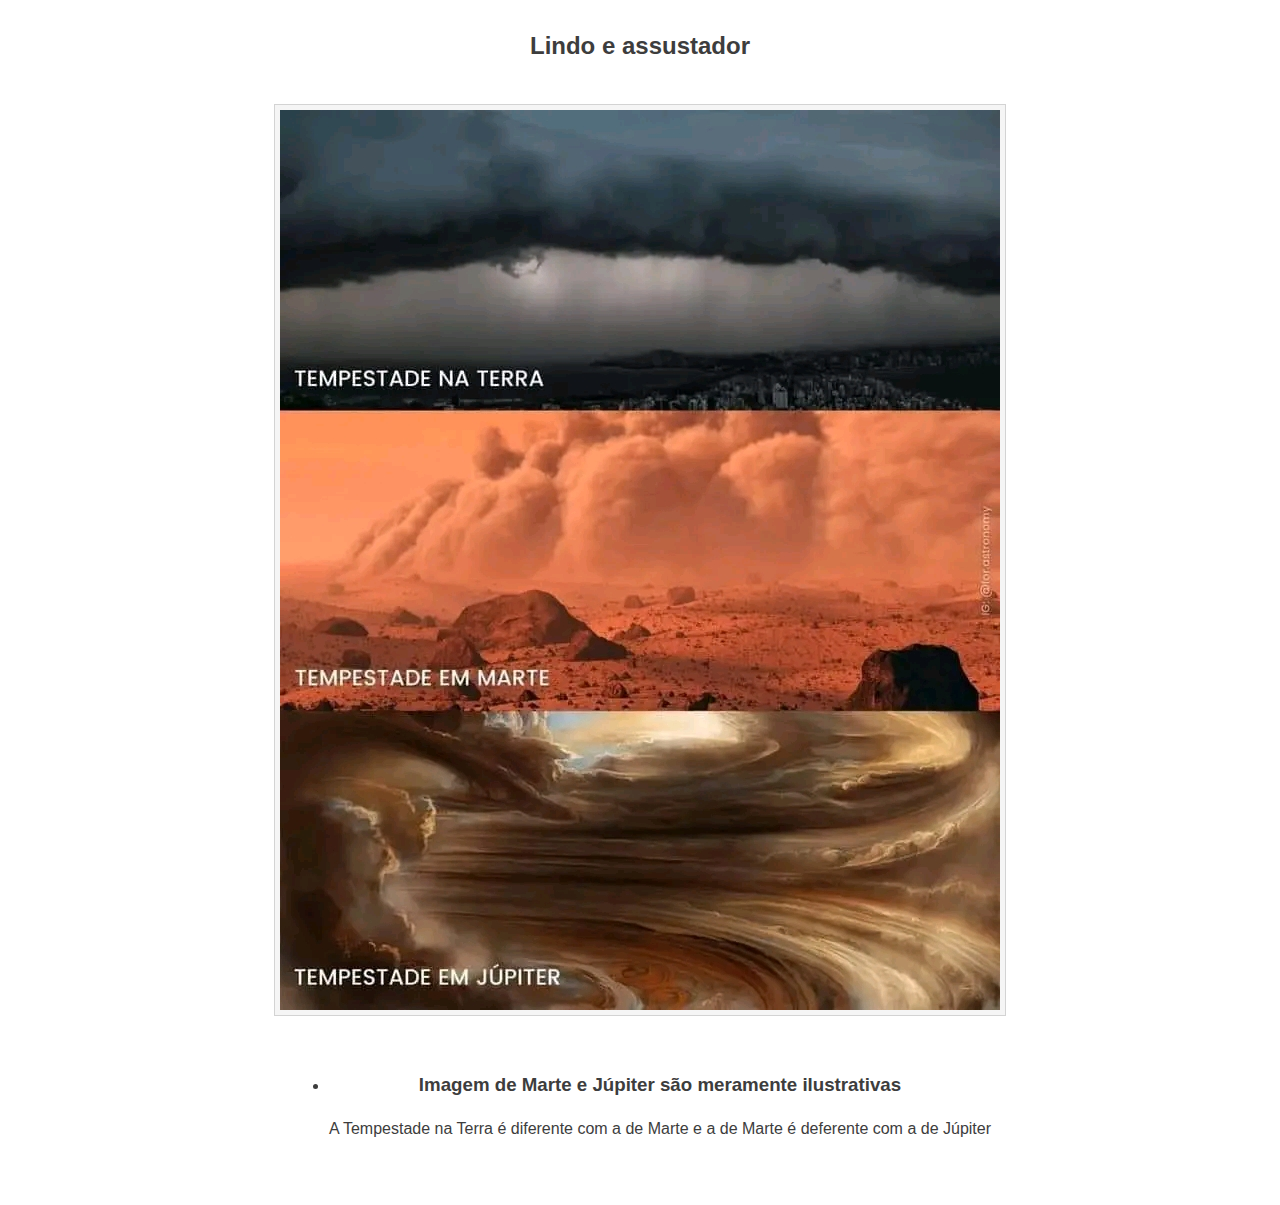
<file: vento.html>
<!DOCTYPE html>
<html lang="en">
<head>
    <meta charset="UTF-8">
    <meta http-equiv="X-UA-Compatible" content="IE=edge">
    <meta name="viewport" content="width=device-width, initial-scale=1.0">
    <link rel="stylesheet" href="css/principal.css">
    <title>Document</title>
</head>
<body>
    <section	class="beneficios" >
        <h2	class="beneficios__titulo">Lindo e assustador</h2>
        <img class="img" src="img/vento.jpg" alt="">
        <ul	class="beneficios__lista">
           <li	class="beneficio--paravoce">
           <h3	class="beneficio__titulo">Imagem de Marte e Júpiter são meramente ilustrativas</h3>
           <p	class="beneficio__texto">A Tempestade na Terra é diferente com a de Marte e a de Marte é deferente com a de Júpiter</p>
        </li>
     </ul>
 </section>
    
</html>
</file>
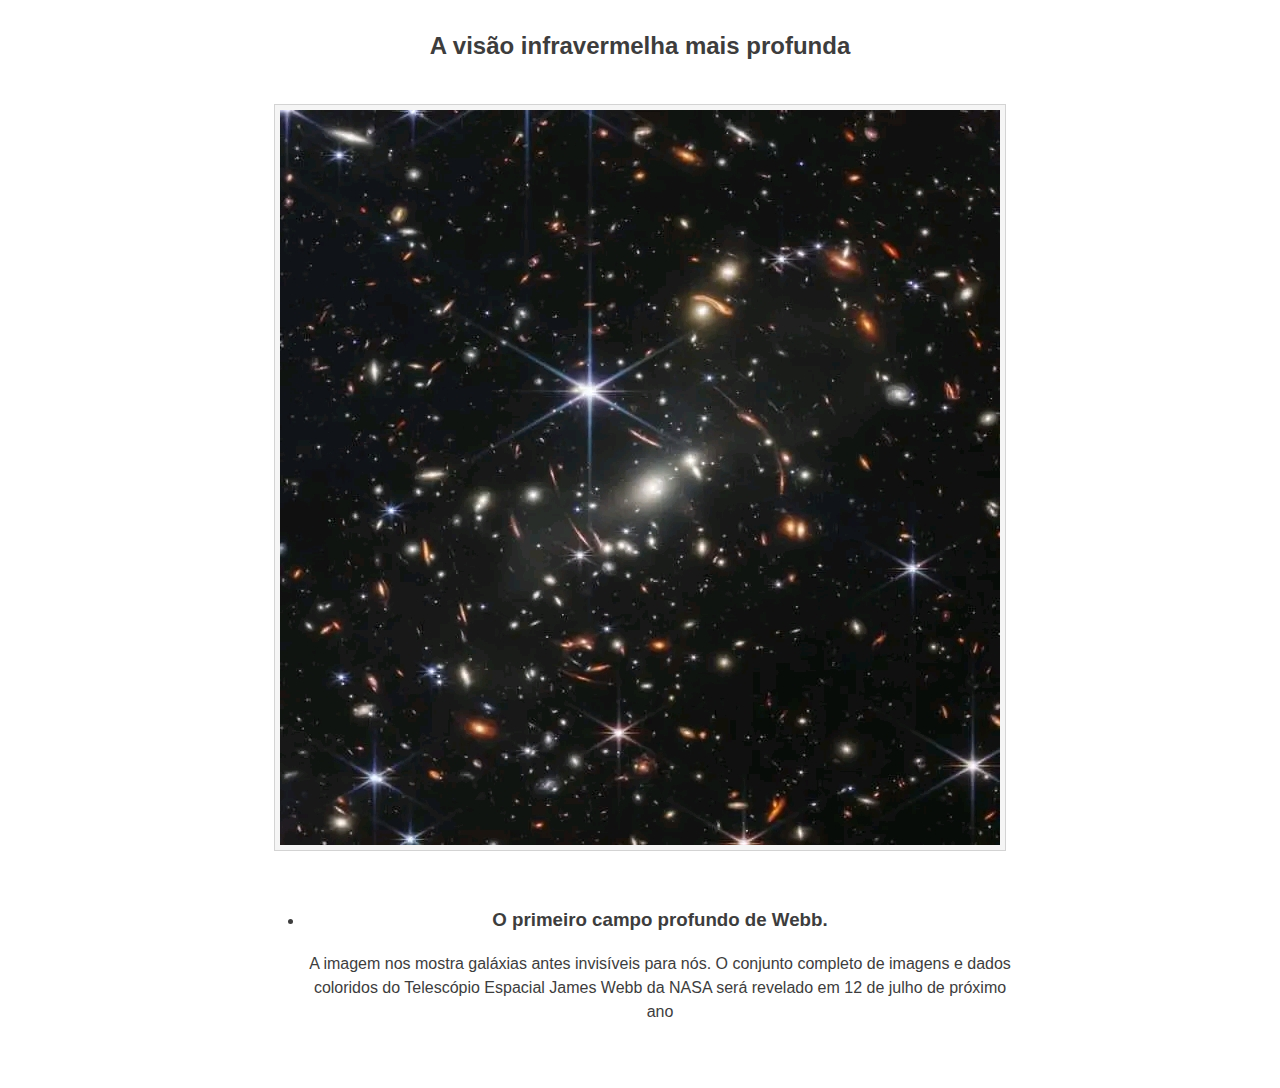
<file: visao.html>
<!DOCTYPE html>
<html lang="en">
<head>
    <meta charset="UTF-8">
    <meta http-equiv="X-UA-Compatible" content="IE=edge">
    <meta name="viewport" content="width=device-width, initial-scale=1.0">
    <link rel="stylesheet" href="css/principal.css">
    <title>Document</title>
</head>
<body>
    <section	class="beneficios" >
        <h2	class="beneficios__titulo">A visão infravermelha mais profunda</h2>
        <img class="img" src="img/visao.jpg" alt="">
        <ul	class="beneficios__lista">
           <li	class="beneficio--paravoce">
           <h3	class="beneficio__titulo">O primeiro campo profundo de Webb.</h3>
           <p	class="beneficio__texto">A imagem nos mostra galáxias antes invisíveis para nós. O conjunto completo de imagens e dados coloridos do Telescópio Espacial James Webb da NASA será revelado em 12 de julho de próximo ano</p>
        </li>
     </ul>
 </section>
    
</html>
</file>
<file: css/form-newsletter.css>
.form-newsletter	{
	display:	flex;
	width: 100%;
	overflow:	hidden;
	box-sizing:	border-box;
	
	border-radius: 7px;
	border: 2px	solid	#e93d50;
	background-color: #e93d50;
}

.form-newsletter__label	{
	position:absolute;
	left:-10000px;
	width:1px;
	height:1px;
	overflow:hidden;
}

.form-newsletter__campo	{
	padding:	.9rem .4rem;
	flex-grow: 10;
	border:	none;
}

.form-newsletter__botao	{
	flex-grow: 10;
	border:	none;
		
	text-transform:	uppercase;
	font-weight: 600;
	
	background-color: #e93d50;
	color: #fff;
}
</file>
<file: css/cabeçalho.css>
.cabeçalho{
    
    position:	absolute;
	top:	0;
	width:	100%;
	box-sizing:	border-box;

    text-align:	center;
	font-size:	0.6rem;
	font-weight:	bold;
	text-transform:	uppercase;
	letter-spacing:	0.23em;
	color:	#fff;
	background-color: black;

}

.cabeçalho__logo	{
 padding:	1.5em	0;
 width:	14.5em;
}

.cabeçalho__menu	{
  background-color:	#272B3A87;
  
  display:	flex;
  justify-content:	space-evenly;
  flex-wrap:	wrap;

}

.cabeçalho__item-menu	{
 display:	inline-block;
}
   
.cabeçalho__item-menu	a	{
	display:	inline-block;
	padding:	1.86em	1.42em;
}

@media	(min-width:	640px)	{
 .cabeçalho	{
    	padding-top: 0;
        padding-bottom: 0;
		display:	flex;
		justify-content:	space-between;
		align-items:	center;
	}
    .cabeçalho__logo	{
    	padding: 2.5em 0;
	}

    .cabeçalho__menu	{
        background-color:	transparent;	
    }
        
}

@media	(min-width:	770px)	{
	.cabeçalho__item-menu--login	{
	  margin-left: 1.42em;
	  border-radius: 6px;
	  background-color: #e93d50;
	}
	.cabeçalho__item-menu--login a	{
    	padding: 1.8em 3.5em;
	}
}
</file>
<file: css/rodape.css>
.rodape	{
    padding-top: 2em;
    padding-bottom: 2em;

	text-align:	center;
	font-size: 0.7rem;
}

.rodape__logo	{
	width: 11.25em;
    margin-bottom: 1em;
}

.rodape__lista-midias-sociais	{
	display:	flex;
	justify-content:	center;
}

.rodape__infos-empresa	{
	line-height: 1.5;
}


.rodape__lista-midias-sociais	{
	display:	flex;
	justify-content:	center;
	margin-top: 1em;
}


.rodape__item-midias-sociais	{
	width: 2.62em;
    margin: 0 .25em;
}

.rodape__item-midias-sociais img	{
	width: 100%;
}

.rodape__titulo	{
    margin-bottom: 1em;

	font-size: 1.45em;
	font-weight:	bold;
	text-transform:	uppercase;
}

.rodape_item-lista	{		
	font-weight: 500;
    margin: 0.625em 0;
}

@media	(max-width:	640px)	{
	  .rodape__secao	.rodape__secao	{
	  margin-top:	2em;
    }		
}

@media(min-width:	640px)	{
	.rodape	{
	display:	flex;
	flex-wrap:	wrap;
	justify-content:	space-between;
	
	font-size:	1rem;
  }
	
	.rodape__secao--sobre,
	.rodape__secao--cursos,
	.rodape__secao--links,
	.rodape__secao--newsletter	{
	width:	45%;
  }
	
	.rodape__secao--cursos	{
	order:	1;
	margin:	0;
	}
	
	.rodape__secao--links	{
	order:	2;
	margin:	0;
	}
	
	.rodape__secao--sobre	{
	order:	3;
	margin-top:	2em;
	}
	
	.rodape__secao--newsletter	{
	order:	4;
	margin-top:	2em;
	}
}

@media(min-width:	1200px)	{
	.rodape	{
	display:	flex;
	justify-content:	space-between;
	font-size: 0.85rem;
					
	text-align:	left;
	}
	
	.rodape__titulo	{
	font-size: 1em;
	}
	
	.rodape__lista-midias-sociais	{
	justify-content:	left;
	}
	
	.rodape__secao	{
	margin-top: 0;
	}
	
	.rodape__secao	.rodape__secao	{
	margin-left: 2em;
	}
}
</file>
<file: css/container.css>
.container	{
	padding-left: 5%;
	padding-right: 5%;
}

@media	(min-width:	1066px)	{
	.container	{
	padding-left:	calc((100%	-	960px)	/	2);
	padding-right:	calc((100%	-	960px)	/	2);
	}
}

@media	(min-width:	1440px)	{
	.container	{
	padding-left:	calc((100%	-	1200px)	/	2);
	padding-right:	calc((100%	-	1200px)	/	2);
	}
}
</file>
<file: css/Leitura.css>
.--largura-maxima	{
	width: 100%;
}
		
.--largura-grande	{
	width: 80%;
}
			
.botao	{
	font-size:	.8rem;
    font-weight: 500;
	letter-spacing: 2.9px;
	text-transform:	uppercase;
	padding: 1rem 40px;
	margin-top:	.5rem;
	margin-bottom:	.5rem;
	border-radius: 6px;
	transition:	.25s;
}
		
.botao:hover	{
	transform:	translate(0,	.22rem);
	transition:	.25s;
}

.cursos	{
	color: #fff;
	text-align:	center;
	background-image: url(file:///C:/Users/RAMAZANE%20PC/Desktop/VIDA/img/1661632162115.jpg);
	background-size:	cover;
	padding-top: 9.5rem;
	display:	flex;
	flex-direction:	column;
	align-items:	center;
}

.cursos__chamada	{
	display:	flex;
	flex-direction:	column;
	align-items:	center;
}
		
.chamada__titulo	{
    color: #e93d50;
	font-weight: 700;
	font-size: 1.2rem;
	margin-bottom:	.3rem;
	}
		
.chamada__titulo--destaque	{
	color: #fff;
}
		
.chamada p	{
	font-weight: 500;
	line-height: 1.3;
	margin: 1rem 0;
	}
			
.chamada__cursos__matricula	{
	color: #fff;
	background-color: #e93d50;
}
		
.cursos__lista	{
	font-size:	.7rem;
	font-weight: 600;
	margin-top: 1rem;
	margin-bottom: 1rem;
	display:	grid;
	grid-template-columns: 7rem 7rem;
	grid-template-rows:	repeat(5,	4.5rem);
	grid-gap:	.5rem;
    text-align:	center;
}

.cursos__lista li	{
	border: 1px	solid	#4286f4;
	border-radius: 8px;
	box-sizing:	border-box;
	display:	flex;
	justify-content:	space-around;
	align-items:	center;
	background-repeat:	no-repeat;
	background-size: 2rem 2rem;
	background-position:	top	.6rem	center;
	padding-top: 2.5rem;
	transition:	.25s;
}
		
.cursos__lista li:hover	{
	transform:	translate(0,	.22rem);
	background-color:	rgba(66,	134,	244,	0.337);
	transition:	.25s;
}
		
.curso--tecladopiano	{
	background-image:	url(file:///C:/Users/RAMAZANE%20PC/Desktop/VIDA/img/1661632162115.jpg);
}
		
.curso--violaoguitarra	{
	background-image:	url("file:///C:/Users/RAMAZANE%20PC/Desktop/VIDA/img/1661631983302.jpg");
}
	
.curso--baixo	{
	background-image:	url("file:///C:/Users/RAMAZANE%20PC/Desktop/VIDA/img/Copia.jpg");
}
		
.curso--bateria	{
	background-image:	url("file:///C:/Users/RAMAZANE%20PC/Desktop/VIDA/img/1661632356742.jpg");
}
		
.curso--percussao	{
    background-image:	url("file:///C:/Users/RAMAZANE%20PC/Desktop/VIDA/img/1661632001208.jpg");
}
		
.curso--canto	{
    background-image:	url("file:///C:/Users/RAMAZANE%20PC/Desktop/VIDA/img/1661632104918.jpg");
}
		
.curso--audio	{
	background-image:	url("file:///C:/Users/RAMAZANE%20PC/Desktop/VIDA/img/1661632190011.jpg");
}
		
.curso--teoria	{
	background-image:	url("file:///C:/Users/RAMAZANE%20PC/Desktop/VIDA/img/1661632022142.jpg");
}
		
.curso--sopro	{
	background-image:	url("file:///C:/Users/RAMAZANE%20PC/Desktop/VIDA/img/1661632221796.jpg");
}
	
.curso--cordas	{
	background-image:	url("file:///C:/Users/RAMAZANE%20PC/Desktop/VIDA/img/1661632225876.jpg");
	
}

.cursos__lista img	{
	width: 2rem;
	height: 2rem;
	margin-bottom: 5px;
}
	
@media(min-width:768px)	{
   .cursos	{						
    padding: 6rem 5% 0;							background-image:	url(file:///C:/Users/RAMAZANE%20PC/Desktop/VIDA/img/1661632356742.jpg);
    }						
    cursos__chamada	{
	width: 300px;
	align-items:	flex-start								align-self flex-start;
	text-align:	left;					
    }
			
	chamada__titulo	{
	font-size: 2rem;
	chamada__cursos__matricula
	display : none;
    }
					
  .cursos__lista	{
	grid-template-columns:	repeat(5,	7rem);
	grid-template-rows: 5.5rem 5.5rem 5.5rem;
	gap:	.8rem;
   }
				
   .cursos__lista li	{
	background-repeat:	no-repeat;
	background-size: 2rem 2rem;
	background-position:	top	1rem	center;
	padding-top: 2.5rem;
   }
			
   .cursos__lista .curso--destaque	{
	order:	-1;
    grid-area: 1/1/span	3/3;
	padding-top: 5.5rem;
	background-size: 6rem 6rem;
	background-position:	top	3.6rem	center;
	
}
	
@media(min-width:1200px)  {
	.cursos	{
	padding: 7rem 10% 0;
    }
				
   .cursos__chamada	{
	width: 450px;
   }
				
   .chamada__titulo	{
	  font-size: 2.5rem;
   }
	.cursos__lista	{
        grid-template-columns:	repeat(6,	9.3rem);
        grid-template-rows: 7.5rem 7.5rem;
        margin-top: 1.5rem;
        margin-bottom: 1.5rem;
    
    }

    .cursos__lista li	{
        background-repeat:	no-repeat;
        background-size: 3rem 3rem;
        background-position:	top	1rem	center;
        padding-top: 2.5rem;
   }
        			
  .cursos__lista .curso--destaque	{
        order:	-1;
        grid-area: 1/1/span	2/2;
        padding-top: 6rem;
        background-size: 6rem 6rem;
        background-position:	top	3.6rem	center;
    }
        			
    .cursos__lista .curso--destaque2	{
        order:	-1;
        grid-area: 1/4/span	2/5;
        padding-top: 6rem;
        background-size: 6rem 6rem;
        background-position:	top	3.6rem	center;
    }
    			
    .cursos__lista p	{
        font-size:	.9rem;
    }
    				
    				
    .curso--destaque2 .imagem-destaque2	{
        width: 6rem;
        height: 6rem;
        margin-bottom:	.8rem;
    }
}

@media(min-width:1440px)	{
    .cursos__lista	{
        grid-template-columns:	repeat(6,	11rem);
    }                                                    
}
        
@media(min-width:1600px)	{
    .cursos__lista	{
        grid-template-columns:	repeat(6,	13rem);
    }
        			
    .cursos__lista img	{
        width: 3rem;
        height: 3rem;
        margin-bottom: 10px;
    }
}
</file>
<file: css/principal.css>
body {
    width: 80%; 
    max-width: 940px;
    margin-left: auto;
    margin-right: auto;
   font-family: Arial, Helvetica, sans-serif;
   color: #3d3d3d;
   font-size: 16px;
   line-height: 1.5;
}

.beneficios {
	text-align:	center;
	margin-bottom: 2rem;
	padding: 0 10%;
	display:	flex;
	flex-direction:	column;
	align-items:	center;
    
}

.img{
    max-width: 100%;
    box-sizing: border-box;
    margin: 20px;
    padding: 5px;
    text-align: center;

    background-color: whitesmoke;
    border: 1px solid lightgrey;
}
</file>
<file: css/sobre.css>
body {
  width: 80%; 
  max-width: 940px;
  margin-left: auto;
  margin-right: auto;
 font-family: Helvetica,'Lucida Grande', sans-serif;
 color: #3d3d3d;
 font-size: 16px;
 line-height: 1.5;
}

.titulo {
 font-size: 32px;
 padding: 10px;
 background-color: #e1edf2;
}

.subtitulo {
    border-bottom: 2px solid black;
}

figure {
    max-width: 100%;
    box-sizing: border-box;
    margin: 20px;
    padding: 5px;
    text-align: center;

    background-color: whitesmoke;
    border: 1px solid lightgrey;
}

figcaption {
    margin-top: 10px;
}

figure img {
    width: 100%;

}

figure.lama{
    width: 275px;

    float: right;
}

.contacto_subtitulo {
    display: inline;
}

.contacto_secao {
    display: inline-block;
    vertical-align: top;
    margin-left: 16px;
}

.contacto_secao--telefone {
    margin-left: 32px;
}

.contacto_info {
    margin: 16px 0 24px;
    padding-left: 32px;
}

.contacto_info-titulo,
.contacto_info-descrição {
    display: inline;
}

.contacto_info-descrição {
    margin-left: 10px;
}

.rodape {
    padding: 1.75em 0;

    font-size: 1.1rem;
}

.rodape_logo {
    width: 3em;
}

.rodape_copyright {
    display: inline;
    margin-left: 1em;
}

@media (max-width:850px) {
    .contacto_secao{
        display: block;
        margin-left: 1em;
    }
}

@media (max-width:622px) {
    figure.lama {
        float: none;
        margin: 0 auto;

    }
}

@media (max-width:446px) {
    .contacto_subtitulo {
        display: block;
        margin-bottom: 0;
   }
    .contacto_info {
        padding-left: 5px;

        font-size: .92em;

        border-left: 2px solid lightgray;
   }
        
}

.rodape {
    font-size: .92em;
}

@media (max-width:342px){
    .contacto_info-descrição{
        display: block;
        margin-left: 1em;
    }

}
</file>
